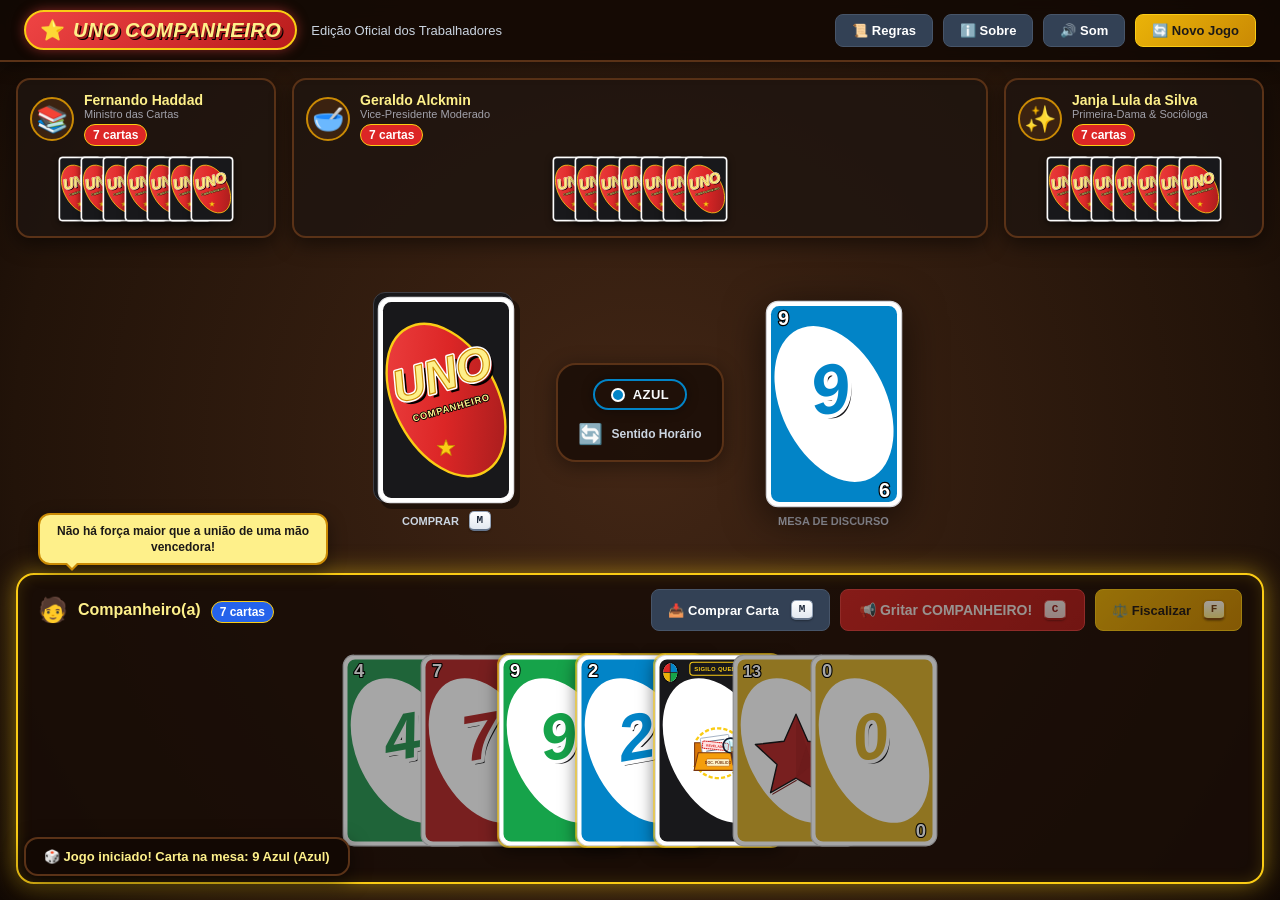
<file: index.html>
<!DOCTYPE html>
<html lang="pt-BR">
<head>
  <meta charset="UTF-8">
  <meta name="viewport" content="width=device-width, initial-scale=1.0">
  <script>
    // Redireciona dispositivos móveis para a versão mobile (use ?desktop para forçar esta versão)
    (function () {
      if (/[?&]desktop\b/.test(location.search)) return;
      var ua = navigator.userAgent || '';
      var isMobileUA = /Android|iPhone|iPad|iPod|Mobile|Opera Mini|IEMobile/i.test(ua) ||
        (navigator.platform === 'MacIntel' && navigator.maxTouchPoints > 1);
      if (isMobileUA) location.replace('mobile/' + location.hash);
    })();
  </script>
  <title>UNO COMPANHEIRO - Edição Especial Lula</title>
  <link rel="stylesheet" href="css/style.css">
  <link rel="icon" href="data:image/svg+xml,<svg xmlns='http://www.w3.org/2000/svg' viewBox='0 0 100 100'><circle cx='50' cy='50' r='48' fill='%23dc2626'/><polygon points='50,15 61,38 86,38 66,54 73,78 50,64 27,78 34,54 14,38 39,38' fill='%23facc15'/></svg>">
</head>
<body>

  <!-- Top Navigation Bar -->
  <header class="game-header">
    <div class="brand-container">
      <div class="logo-badge">
        <span style="font-size: 20px;">⭐</span>
        <span class="logo-title">UNO COMPANHEIRO</span>
      </div>
      <div class="brand-subtitle">Edição Oficial dos Trabalhadores</div>
    </div>

    <div class="header-controls">
      <button id="btn-rules" class="btn" title="Ver regras e cartas especiais">📜 Regras</button>
      <button id="btn-about" class="btn" title="Sobre o projeto">ℹ️ Sobre</button>
      <button id="btn-mute" class="btn" title="Ligar / Desligar áudio">🔊 Som</button>
      <button id="btn-restart" class="btn btn-warning" title="Reiniciar partida">🔄 Novo Jogo</button>
    </div>
  </header>

  <!-- Main Game Arena -->
  <main class="table-viewport">
    
    <!-- Opponents Section (Top / Sides) -->
    <section class="opponents-row">
      
      <!-- Opponent 1: Fernando Haddad (Left) -->
      <div id="opponent-1" class="opponent-slot">
        <div class="speech-bubble">Ajustando as alíquotas do baralho!</div>
        <div class="opponent-header">
          <div class="avatar-badge">📚</div>
          <div class="opponent-info">
            <div class="opponent-name">Fernando Haddad</div>
            <div class="opponent-role">Ministro das Cartas</div>
            <div class="cards-badge">7 cartas</div>
          </div>
        </div>
        <div class="opponent-cards-fan"></div>
      </div>

      <!-- Opponent 2: Geraldo Alckmin (Top Center) -->
      <div id="opponent-2" class="opponent-slot">
        <div class="speech-bubble">Com calma e chuchu, a gente vence a mesa.</div>
        <div class="opponent-header">
          <div class="avatar-badge">🥣</div>
          <div class="opponent-info">
            <div class="opponent-name">Geraldo Alckmin</div>
            <div class="opponent-role">Vice-Presidente Moderado</div>
            <div class="cards-badge">7 cartas</div>
          </div>
        </div>
        <div class="opponent-cards-fan"></div>
      </div>

      <!-- Opponent 3: Janja (Right) -->
      <div id="opponent-3" class="opponent-slot">
        <div class="speech-bubble">Companheirismo e alegria em cada jogada!</div>
        <div class="opponent-header">
          <div class="avatar-badge">✨</div>
          <div class="opponent-info">
            <div class="opponent-name">Janja Lula da Silva</div>
            <div class="opponent-role">Primeira-Dama & Socióloga</div>
            <div class="cards-badge">7 cartas</div>
          </div>
        </div>
        <div class="opponent-cards-fan"></div>
      </div>

    </section>

    <!-- Center Board (Piles, Color, Direction) -->
    <section class="center-board">
      
      <!-- Draw Deck Pile -->
      <div id="deck-pile" class="deck-pile" title="Clique ou pressione ESPAÇO para comprar carta">
        <div class="pile-card-wrapper">
          <div class="stack-effect"></div>
          <div class="stack-layer-1"></div>
          <div class="top-deck-card"></div>
        </div>
        <span style="font-size: 11px; color: #cbd5e1; margin-top: 6px; font-weight: 600; display: inline-flex; align-items: center; justify-content: center; gap: 4px;">COMPRAR <kbd class="kbd-key">M</kbd></span>
      </div>

      <!-- Center Status: Active Color & Direction -->
      <div class="table-center-indicator">
        <div id="active-color-pill" class="active-color-pill" style="border: 2px solid #dc2626;">
          <span id="color-dot" class="color-dot" style="background-color: #dc2626;"></span>
          <span id="color-name-text">Vermelho</span>
        </div>

        <div class="direction-indicator">
          <span id="direction-arrows" class="direction-arrows">🔄</span>
          <span id="direction-text">Sentido Horário</span>
        </div>
      </div>

      <!-- Discard Pile (Top Card) -->
      <div class="discard-pile">
        <div id="discard-card" class="discard-card-wrapper">
          <!-- Rendered Discard Card SVG injected here -->
        </div>
        <span style="font-size: 11px; color: #a1a1aa; margin-top: 6px; font-weight: 600;">MESA DE DISCURSO</span>
      </div>

    </section>

    <!-- Human Player Hand (Bottom) -->
    <section id="user-hand-section" class="user-hand-section">
      <div id="user-speech-bubble" class="speech-bubble user-speech-bubble">A esperança venceu o medo!</div>
      <div class="hand-header">
        <div class="user-title">
          <span style="font-size: 24px;">🧑</span>
          <span>Companheiro(a)</span>
          <span id="user-card-count" class="cards-badge" style="background: #2563eb;">7 cartas</span>
        </div>

        <div class="hand-actions-bar">
          <button id="btn-draw-card" class="btn" title="Comprar até 1 carta por turno (Tecla M)">
            📥 Comprar Carta <kbd class="kbd-key">M</kbd>
          </button>
          <button id="btn-pass-turn" class="btn" style="display: none;" title="Passar a vez somente se não houver carta jogável (Tecla N)">
            ⏭️ Passar Vez <kbd class="kbd-key">N</kbd>
          </button>
          <button id="btn-shout-companheiro" class="btn btn-primary btn-action" title="Gritar quando tiver apenas 1 carta restante! (Tecla C)">
            📢 Gritar COMPANHEIRO! <kbd class="kbd-key">C</kbd>
          </button>
          <button id="btn-challenge-uno" class="btn btn-warning" title="Pegar adversário que esqueceu de gritar Companheiro! (Tecla F)">
            ⚖️ Fiscalizar <kbd class="kbd-key">F</kbd>
          </button>
        </div>
      </div>

      <!-- Interactive Hand Cards Fan -->
      <div id="user-cards-container" class="cards-scroll-container">
        <!-- Human cards injected here -->
      </div>
    </section>

  </main>

  <!-- Notification Toast -->
  <div id="action-toast" class="action-log-toast" style="display: none;"></div>

  <!-- MODAL: Color Picker Wheel -->
  <div id="color-picker-modal" class="modal-backdrop">
    <div class="modal-card">
      <h2 class="modal-title">ESCOLHA A NOVA COR DA MESA</h2>
      <p class="modal-desc">Como companheiro que jogou um coringa, defina a nova cor que governará as próximas rodadas:</p>
      
      <div class="color-picker-grid">
        <button class="color-choice-btn choice-red" data-color="red">🔴 Vermelho</button>
        <button class="color-choice-btn choice-blue" data-color="blue">🔵 Azul</button>
        <button class="color-choice-btn choice-yellow" data-color="yellow">🟡 Amarelo</button>
        <button class="color-choice-btn choice-green" data-color="green">🟢 Verde</button>
      </div>
    </div>
  </div>

  <!-- MODAL: FAZ O L! Quick-Time Event -->
  <div id="faz-o-l-modal" class="modal-backdrop faz-o-l-modal">
    <div class="modal-card" style="border: 3px solid #facc15;">
      <h2 class="modal-title" style="color: #fef08a; font-size: 28px;">🤟 FAZ O L! 🤟</h2>
      <p class="modal-desc" style="font-size: 15px; color: #fef08a;">
        Ação rápida! Todos os companheiros devem fazer o sinal do "L" com a mão!<br>
        <strong>O ÚLTIMO A FAZER COMPRA 2 CARTAS!</strong>
      </p>

      <div style="font-size: 18px; color: #ffffff; font-weight: 700; margin-bottom: 8px;">
        Tempo: <span id="faz-o-l-timer" style="color: #facc15; font-family: monospace; font-size: 24px;">0.000s</span>
      </div>

      <button id="btn-faz-o-l-action" class="faz-o-l-hero-btn">
        <span style="font-size: 38px;">🤟</span>
        <span>FAZ O L!</span>
        <span style="margin-top: 4px; display: inline-flex; align-items: center; gap: 4px; font-size: 11px; font-weight: normal; color: #ffffff;">
          Aperte <kbd class="kbd-key" style="min-width: 26px; height: 22px; font-size: 12px; margin-left: 0;">L</kbd>
        </span>
      </button>

      <div class="faz-o-l-ranking">
        <div style="font-weight: 700; font-size: 12px; color: #facc15; margin-bottom: 6px; text-transform: uppercase;">
          Tempo de Reação da Roda:
        </div>
        <div id="faz-o-l-ranking-list"></div>
      </div>
    </div>
  </div>

  <!-- MODAL: Sigilo Quebrado (Troca de Mão) -->
  <div id="sigilo-modal" class="modal-backdrop">
    <div class="modal-card" style="max-width: 680px;">
      <h2 class="modal-title">📂 SIGILO QUEBRADO</h2>
      <p class="modal-desc">
        Tudo transparente e às claras na mesa! Escolha um companheiro para espiar a mão completa e trocar todo o seu baralho com ele:
      </p>

      <div id="sigilo-targets-container" class="sigilo-targets-grid">
        <!-- Opponents choices injected here -->
      </div>

      <div style="text-align: left; margin: 14px 0 6px;">
        <span style="font-weight: 700; color: #fef08a; font-size: 13px;">Cartas Reveladas do Oponente:</span>
      </div>
      <div id="sigilo-spy-cards" class="spy-cards-preview">
        <!-- Face-up revealed cards -->
      </div>

      <div style="margin: 20px 0 10px;">
        <span style="font-weight: 700; color: #fef08a; font-size: 13px; display: block; margin-bottom: 8px;">
          Escolha a nova cor da mesa após a troca:
        </span>
        <div style="display: flex; justify-content: center; gap: 8px;">
          <button class="btn sigilo-color-btn" data-color="red" style="background: #dc2626; color: #fff; outline: 3px solid #fff;">Vermelho</button>
          <button class="btn sigilo-color-btn" data-color="blue" style="background: #0284c7; color: #fff;">Azul</button>
          <button class="btn sigilo-color-btn" data-color="yellow" style="background: #eab308; color: #1c1917;">Amarelo</button>
          <button class="btn sigilo-color-btn" data-color="green" style="background: #16a34a; color: #fff;">Verde</button>
        </div>
      </div>

      <button id="btn-confirm-sigilo" class="btn btn-warning btn-action" style="margin-top: 16px; width: 100%;">
        Confirmar Troca de Mão Agora!
      </button>
    </div>
  </div>

  <!-- MODAL: Regras do Jogo -->
  <div id="rules-modal" class="modal-backdrop">
    <div class="modal-card" style="max-width: 720px;">
      <h2 class="modal-title">REGRAS DO UNO COMPANHEIRO</h2>
      <p class="modal-desc">Regulamento oficial com as cartas personalizadas e efeitos:</p>
      
      <div id="rules-list-container" class="rules-scrollable">
        <!-- Rendered rules list injected here -->
      </div>

      <button class="btn btn-primary close-modal-btn" style="margin-top: 18px; width: 100%;">
        Entendido, Voltar à Mesa!
      </button>
    </div>
  </div>

  <!-- MODAL: Sobre o Projeto -->
  <div id="about-modal" class="modal-backdrop">
    <div class="modal-card" style="max-width: 540px;">
      <div style="font-size: 46px; margin-bottom: 8px;">🎴</div>
      <h2 class="modal-title" style="margin-bottom: 4px;">UNO COMPANHEIRO</h2>
      <div style="font-size: 13px; color: #fef08a; font-weight: 700; margin-bottom: 16px; text-transform: uppercase; letter-spacing: 1px;">
        Edição Especial Lula
      </div>

      <p class="modal-desc" style="font-size: 14.5px; line-height: 1.6; margin-bottom: 20px;">
        Uma versão web jogável, interativa e bem-humorada do UNO inspirada no Presidente Lula e na política brasileira contemporânea, com design fiel ao baralho físico e todas as cartas e regras personalizadas implementadas!
      </p>

      <div style="background: rgba(0, 0, 0, 0.45); border: 1px solid #5a3217; border-radius: 12px; padding: 16px; margin-bottom: 22px; font-size: 13.5px; line-height: 1.7; color: #e2e8f0; text-align: left;">
        <div style="margin-bottom: 8px; display: flex; align-items: center; gap: 8px;">
          <span style="font-size: 18px;">🤖</span>
          <span><strong>Desenvolvido com o auxílio do Gemini 3.8</strong> (Google DeepMind)</span>
        </div>
        <div style="display: flex; align-items: center; gap: 8px;">
          <span style="font-size: 18px;">💡</span>
          <span><strong>Idealizado por</strong> <a href="https://lucianosb.com.br" target="_blank" rel="noopener noreferrer" style="color: #facc15; font-weight: 700; text-decoration: underline;">@lucianosb</a></span>
        </div>
      </div>

      <button class="btn btn-primary close-modal-btn" style="width: 100%;">
        Fechar
      </button>
    </div>
  </div>

  <!-- MODAL: Fim de Jogo (Vitória) -->
  <div id="win-modal" class="modal-backdrop">
    <div class="modal-card">
      <div id="win-avatar" style="font-size: 60px; margin-bottom: 12px;">🏆</div>
      <h2 id="win-title" class="modal-title">FIM DE JOGO!</h2>
      <p id="win-text" class="modal-desc" style="font-size: 16px;"></p>

      <button id="btn-play-again" class="btn btn-warning btn-action" style="width: 100%; margin-top: 10px;">
        Jogar Outra Partida!
      </button>
    </div>
  </div>

  <!-- Scripts -->
  <script src="js/cards.js"></script>
  <script src="js/audio.js"></script>
  <script src="js/game.js"></script>
  <script src="js/app.js"></script>
</body>
</html>
</file>
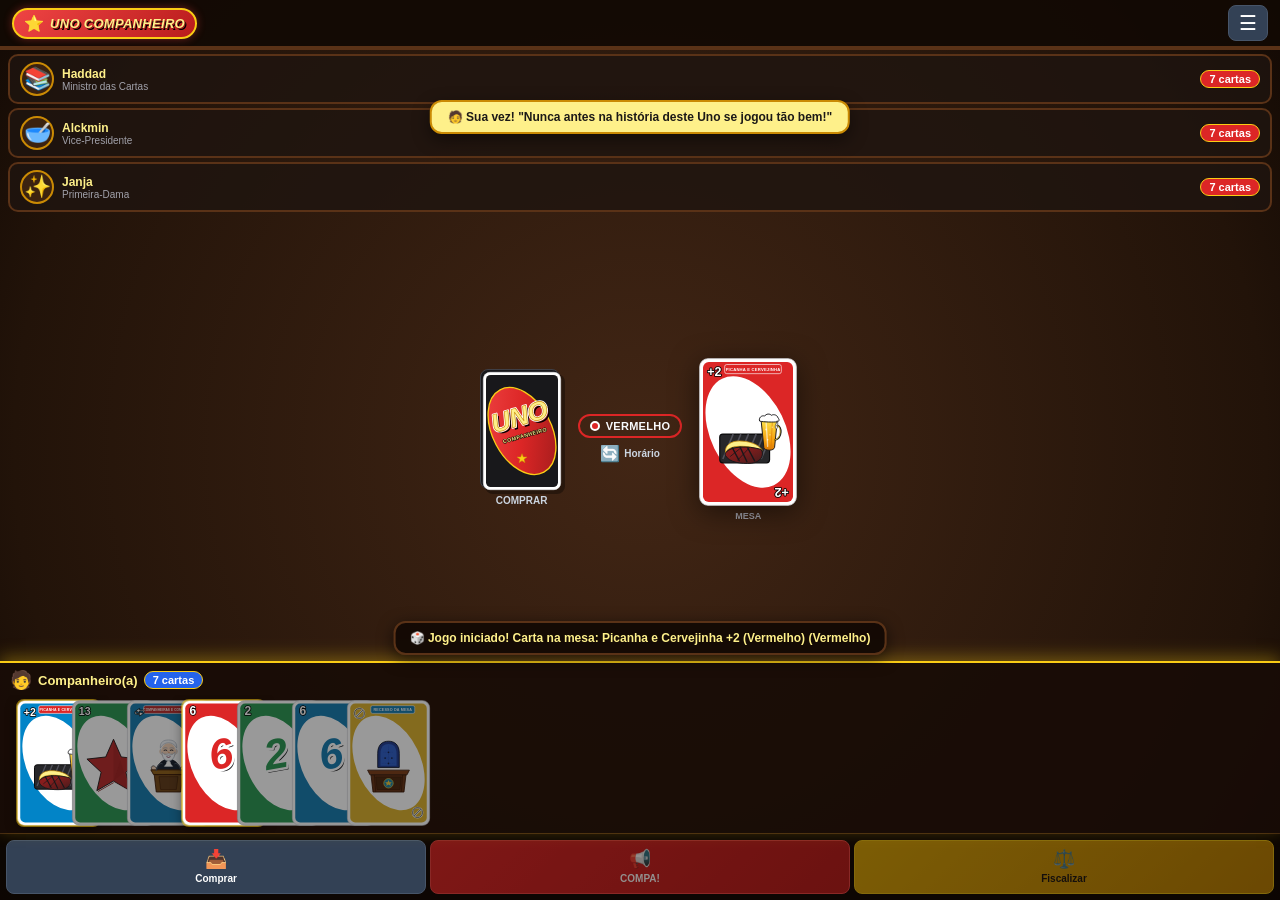
<file: mobile/index.html>
<!DOCTYPE html>
<html lang="pt-BR">
<head>
  <meta charset="UTF-8">
  <meta name="viewport" content="width=device-width, initial-scale=1.0, maximum-scale=1.0, user-scalable=no">
  <meta name="apple-mobile-web-app-capable" content="yes">
  <meta name="mobile-web-app-capable" content="yes">
  <meta name="theme-color" content="#120904">
  <meta name="apple-mobile-web-app-status-bar-style" content="black-translucent">
  <title>UNO COMPANHEIRO - Mobile</title>
  <link rel="icon" href="data:image/svg+xml,<svg xmlns='http://www.w3.org/2000/svg' viewBox='0 0 100 100'><circle cx='50' cy='50' r='48' fill='%23dc2626'/><polygon points='50,15 61,38 86,38 66,54 73,78 50,64 27,78 34,54 14,38 39,38' fill='%23facc15'/></svg>">
  <style>
/* ===== RESET & BASE ===== */
:root {
  --pt-red: #dc2626;
  --pt-red-dark: #991b1b;
  --uno-yellow: #facc15;
  --uno-yellow-dark: #ca8a04;
  --brazil-green: #16a34a;
  --brazil-blue: #0284c7;
  --wood-bg-1: #3b2210;
  --wood-bg-2: #241407;
  --table-border: #522d14;
  --safe-bottom: env(safe-area-inset-bottom, 0px);
}

* {
  box-sizing: border-box;
  margin: 0;
  padding: 0;
  user-select: none;
  -webkit-user-select: none;
  -webkit-tap-highlight-color: transparent;
}

html, body {
  font-family: -apple-system, BlinkMacSystemFont, 'Segoe UI', Roboto, sans-serif;
  background: radial-gradient(circle at center, #422615 0%, #221309 80%, #120904 100%);
  color: #f8fafc;
  min-height: 100vh;
  min-height: 100dvh;
  overflow: hidden;
  position: fixed;
  width: 100%;
  touch-action: manipulation;
}

/* Prevent double-tap zoom */
button, .player-card-item, .deck-pile {
  touch-action: manipulation;
}

/* ===== TOP BAR ===== */
.top-bar {
  background: rgba(18, 9, 4, 0.92);
  border-bottom: 2px solid #5a3217;
  padding: 8px 12px;
  display: flex;
  align-items: center;
  justify-content: space-between;
  z-index: 100;
  position: relative;
  height: 48px;
  flex-shrink: 0;
}

.logo-badge {
  background: linear-gradient(135deg, #ef4444, #b91c1c);
  padding: 4px 10px;
  border-radius: 16px;
  border: 2px solid #facc15;
  box-shadow: 0 0 8px rgba(239, 68, 68, 0.4);
  display: flex;
  align-items: center;
  gap: 6px;
}

.logo-title {
  font-family: 'Arial Black', Impact, sans-serif;
  font-size: 13px;
  font-weight: 900;
  font-style: italic;
  color: #fef08a;
  text-shadow: 1px 1px 0 #991b1b, 2px 2px 0 #000;
  letter-spacing: 0.3px;
}

.hamburger-btn {
  background: #334155;
  border: 1px solid #475569;
  border-radius: 8px;
  color: #fff;
  font-size: 20px;
  width: 40px;
  height: 36px;
  display: flex;
  align-items: center;
  justify-content: center;
  cursor: pointer;
}

.hamburger-btn:active {
  background: #475569;
  transform: scale(0.95);
}

/* Slide-down menu */
.slide-menu {
  position: absolute;
  top: 48px;
  left: 0;
  right: 0;
  background: rgba(18, 9, 4, 0.97);
  border-bottom: 2px solid #5a3217;
  padding: 0;
  z-index: 99;
  max-height: 0;
  overflow: hidden;
  transition: max-height 0.3s ease, padding 0.3s ease;
}

.slide-menu.open {
  max-height: 220px;
  padding: 10px 12px;
}

.slide-menu .menu-btn {
  display: flex;
  align-items: center;
  gap: 8px;
  width: 100%;
  background: #334155;
  color: #fff;
  border: 1px solid #475569;
  padding: 10px 14px;
  border-radius: 8px;
  font-size: 14px;
  font-weight: 600;
  cursor: pointer;
  margin-bottom: 6px;
}

.slide-menu .menu-btn:last-child { margin-bottom: 0; }

.slide-menu .menu-btn:active {
  background: #475569;
  transform: scale(0.98);
}

.slide-menu .menu-btn.btn-warning {
  background: linear-gradient(135deg, #eab308, #ca8a04);
  color: #1c1917;
  border-color: #facc15;
}

/* ===== GAME LAYOUT ===== */
.game-layout {
  display: flex;
  flex-direction: column;
  height: calc(100vh - 48px);
  height: calc(100dvh - 48px);
  overflow: hidden;
}

/* ===== OPPONENTS SECTION ===== */
.opponents-strip {
  display: flex;
  flex-direction: column;
  gap: 4px;
  padding: 6px 8px 4px;
  flex-shrink: 0;
}

.opponent-row {
  background: rgba(30, 20, 15, 0.8);
  border: 2px solid #5a3217;
  border-radius: 10px;
  padding: 6px 10px;
  display: flex;
  align-items: center;
  gap: 8px;
  transition: all 0.3s ease;
  position: relative;
}

.opponent-row.active-turn {
  border-color: #facc15;
  box-shadow: 0 0 12px rgba(250, 204, 21, 0.5), inset 0 0 8px rgba(250, 204, 21, 0.15);
}

.opp-avatar {
  font-size: 22px;
  background: #3b2210;
  width: 34px;
  height: 34px;
  border-radius: 50%;
  display: flex;
  align-items: center;
  justify-content: center;
  border: 2px solid #ca8a04;
  flex-shrink: 0;
}

.opp-info {
  flex: 1;
  min-width: 0;
}

.opp-name {
  font-weight: 700;
  font-size: 12px;
  color: #fef08a;
  white-space: nowrap;
  overflow: hidden;
  text-overflow: ellipsis;
}

.opp-role {
  font-size: 10px;
  color: #a1a1aa;
}

.cards-badge {
  background: #dc2626;
  color: #ffffff;
  font-size: 11px;
  font-weight: 800;
  padding: 2px 8px;
  border-radius: 10px;
  border: 1px solid #facc15;
  flex-shrink: 0;
  white-space: nowrap;
}

.cards-badge.danger {
  background: #ef4444;
  animation: badgePulse 1s infinite alternate;
}

@keyframes badgePulse {
  0% { box-shadow: 0 0 4px #ef4444; }
  100% { box-shadow: 0 0 12px #ef4444; }
}

/* Speech toast overlay */
.speech-toast {
  position: fixed;
  top: 100px;
  left: 50%;
  transform: translateX(-50%) translateY(-10px);
  background: #fef08a;
  color: #1c1917;
  padding: 8px 16px;
  border-radius: 12px;
  border: 2px solid #ca8a04;
  font-size: 12px;
  font-weight: 700;
  box-shadow: 0 6px 18px rgba(0, 0, 0, 0.45);
  max-width: 85vw;
  text-align: center;
  z-index: 90;
  opacity: 0;
  pointer-events: none;
  transition: opacity 0.3s ease, transform 0.3s ease;
}

.speech-toast.show {
  opacity: 1;
  transform: translateX(-50%) translateY(0);
}

/* ===== CENTER BOARD ===== */
.center-board {
  flex: 1;
  display: flex;
  align-items: center;
  justify-content: center;
  gap: 16px;
  padding: 6px 12px;
  position: relative;
  min-height: 0;
}

.deck-pile {
  display: flex;
  flex-direction: column;
  align-items: center;
  cursor: pointer;
  position: relative;
}

.deck-pile:active .pile-card-wrapper {
  transform: scale(0.96);
}

.deck-pile.disabled {
  cursor: default;
  opacity: 0.55;
  pointer-events: none;
}

.pile-card-wrapper {
  position: relative;
  width: 80px;
  height: 120px;
  transition: transform 0.15s ease;
}

.pile-card-wrapper .stack-effect {
  position: absolute;
  top: 3px;
  left: 3px;
  width: 100%;
  height: 100%;
  border-radius: 8px;
  background: #000;
  opacity: 0.35;
  z-index: -1;
}

.pile-card-wrapper .stack-layer {
  position: absolute;
  top: -2px;
  left: -2px;
  width: 100%;
  height: 100%;
  border-radius: 8px;
  background: #18181b;
  border: 1px solid #3f3f46;
  z-index: 1;
}

.pile-card-wrapper .top-card {
  position: relative;
  z-index: 2;
}

.deck-label {
  font-size: 10px;
  color: #cbd5e1;
  margin-top: 4px;
  font-weight: 600;
  text-align: center;
}

.center-info {
  display: flex;
  flex-direction: column;
  align-items: center;
  gap: 6px;
}

.active-color-pill {
  padding: 4px 10px;
  border-radius: 14px;
  font-weight: 800;
  font-size: 11px;
  letter-spacing: 0.3px;
  text-transform: uppercase;
  display: flex;
  align-items: center;
  gap: 6px;
  border: 2px solid #dc2626;
}

.color-dot {
  width: 10px;
  height: 10px;
  border-radius: 50%;
  border: 2px solid #fff;
}

.direction-indicator {
  display: flex;
  align-items: center;
  gap: 4px;
  font-size: 10px;
  color: #cbd5e1;
  font-weight: 600;
}

.direction-arrows {
  font-size: 16px;
  color: #facc15;
  display: inline-block;
  animation: rotatePulse 4s linear infinite;
}

.direction-arrows.reverse {
  animation: rotatePulseReverse 4s linear infinite;
}

@keyframes rotatePulse {
  0% { transform: rotate(0deg); }
  100% { transform: rotate(360deg); }
}

@keyframes rotatePulseReverse {
  0% { transform: rotate(360deg); }
  100% { transform: rotate(0deg); }
}

.discard-pile {
  display: flex;
  flex-direction: column;
  align-items: center;
}

.discard-card-wrapper {
  width: 100px;
  height: 150px;
  filter: drop-shadow(0 6px 14px rgba(0,0,0,0.5));
  animation: cardPlaySnap 0.3s cubic-bezier(0.175, 0.885, 0.32, 1.275);
}

@keyframes cardPlaySnap {
  0% { transform: scale(1.25) rotate(-15deg); opacity: 0.7; }
  100% { transform: scale(1) rotate(0deg); opacity: 1; }
}

.discard-label {
  font-size: 9px;
  color: #a1a1aa;
  margin-top: 4px;
  font-weight: 600;
}

/* ===== PLAYER'S HAND ===== */
.player-hand-section {
  background: rgba(24, 12, 6, 0.9);
  border-top: 2px solid #5a3217;
  padding: 6px 0 0;
  position: relative;
  flex-shrink: 0;
  z-index: 20;
  transition: border-color 0.3s ease;
}

.player-hand-section.active-turn {
  border-color: #facc15;
  box-shadow: 0 -4px 16px rgba(250, 204, 21, 0.35);
}

.hand-header {
  display: flex;
  align-items: center;
  justify-content: space-between;
  padding: 0 10px 4px;
}

.user-title {
  display: flex;
  align-items: center;
  gap: 6px;
  font-weight: 700;
  font-size: 13px;
  color: #fef08a;
}

.cards-scroll-container {
  display: flex;
  align-items: flex-end;
  min-height: 138px;
  padding: 4px 16px 6px;
  overflow-x: auto;
  overflow-y: visible;
  -webkit-overflow-scrolling: touch;
  scroll-behavior: smooth;
  scrollbar-width: none;
}

.cards-scroll-container::-webkit-scrollbar {
  display: none;
}

.player-card-item {
  width: 85px;
  height: 128px;
  margin-left: -30px;
  transition: all 0.2s cubic-bezier(0.34, 1.56, 0.64, 1);
  cursor: pointer;
  position: relative;
  transform-origin: bottom center;
  filter: drop-shadow(0 3px 6px rgba(0,0,0,0.4));
  flex-shrink: 0;
}

.player-card-item:first-child {
  margin-left: 0;
}

.player-card-item.playable {
  cursor: pointer;
}

.player-card-item.playable::after {
  content: '';
  position: absolute;
  top: 0;
  left: 0;
  right: 0;
  bottom: 0;
  border-radius: 8px;
  border: 2px solid #facc15;
  opacity: 0.5;
  pointer-events: none;
  animation: pulsePlayable 1.8s infinite;
}

.player-card-item.playable:active {
  transform: translateY(-12px) scale(1.06);
  z-index: 50 !important;
  filter: drop-shadow(0 8px 16px rgba(250, 204, 21, 0.6));
}

.player-card-item.not-playable {
  filter: brightness(0.6) grayscale(25%);
  cursor: not-allowed;
}

@keyframes pulsePlayable {
  0% { opacity: 0.3; box-shadow: 0 0 2px #facc15; }
  50% { opacity: 0.8; box-shadow: 0 0 8px #facc15; }
  100% { opacity: 0.3; box-shadow: 0 0 2px #facc15; }
}

/* ===== ACTION BUTTONS BAR ===== */
.action-bar {
  display: flex;
  gap: 4px;
  padding: 6px 6px calc(6px + var(--safe-bottom));
  background: rgba(12, 6, 3, 0.95);
  border-top: 1px solid #3b2210;
  flex-shrink: 0;
}

.action-bar .act-btn {
  flex: 1;
  background: #334155;
  color: #fff;
  border: 1px solid #475569;
  padding: 8px 4px;
  border-radius: 8px;
  font-size: 10px;
  font-weight: 700;
  cursor: pointer;
  display: flex;
  flex-direction: column;
  align-items: center;
  gap: 2px;
  transition: all 0.15s ease;
  line-height: 1.2;
}

.action-bar .act-btn .act-icon {
  font-size: 18px;
}

.action-bar .act-btn:active {
  transform: scale(0.94);
  background: #475569;
}

.action-bar .act-btn:disabled {
  cursor: not-allowed;
  opacity: 0.55;
}

.action-bar .act-btn.btn-primary {
  background: linear-gradient(135deg, #dc2626, #b91c1c);
  border-color: #ef4444;
}

.action-bar .act-btn.btn-primary:active {
  background: linear-gradient(135deg, #ef4444, #dc2626);
}

.action-bar .act-btn.btn-warning {
  background: linear-gradient(135deg, #eab308, #ca8a04);
  color: #1c1917;
  border-color: #facc15;
}

.action-bar .act-btn.btn-warning:active {
  background: linear-gradient(135deg, #facc15, #eab308);
}

.action-bar .act-btn.hidden {
  display: none;
}

/* ===== TOAST NOTIFICATION ===== */
.action-toast {
  position: fixed;
  position: absolute; bottom: calc(100% + 8px); width: max-content; pointer-events: none;
  left: 50%;
  transform: translateX(-50%);
  background: rgba(18, 9, 4, 0.95);
  border: 2px solid #5a3217;
  border-radius: 12px;
  padding: 8px 14px;
  font-size: 12px;
  font-weight: 600;
  color: #fef08a;
  box-shadow: 0 4px 16px rgba(0,0,0,0.6);
  z-index: 95;
  max-width: 90vw;
  text-align: center;
  animation: slideToast 0.3s ease;
  display: none;
}

@keyframes slideToast {
  0% { transform: translateX(-50%) translateY(12px); opacity: 0; }
  100% { transform: translateX(-50%) translateY(0); opacity: 1; }
}

/* ===== MODALS ===== */
.modal-backdrop {
  position: fixed;
  top: 0;
  left: 0;
  width: 100vw;
  height: 100vh;
  height: 100dvh;
  background: rgba(0, 0, 0, 0.88);
  backdrop-filter: blur(6px);
  display: flex;
  align-items: center;
  justify-content: center;
  z-index: 1000;
  opacity: 0;
  pointer-events: none;
  transition: opacity 0.25s ease;
  padding: 12px;
}

.modal-backdrop.open {
  opacity: 1;
  pointer-events: auto;
}

.modal-card {
  background: #18181b;
  border: 2px solid #5a3217;
  border-radius: 16px;
  padding: 18px 16px;
  width: 100%;
  max-width: 400px;
  max-height: 90vh;
  max-height: 90dvh;
  overflow-y: auto;
  box-shadow: 0 8px 32px rgba(0,0,0,0.8);
  transform: scale(0.92);
  transition: transform 0.25s cubic-bezier(0.34, 1.56, 0.64, 1);
  text-align: center;
  -webkit-overflow-scrolling: touch;
}

.modal-backdrop.open .modal-card {
  transform: scale(1);
}

.modal-title {
  font-family: 'Arial Black', Impact, sans-serif;
  font-size: 20px;
  color: #fef08a;
  margin-bottom: 10px;
}

.modal-desc {
  font-size: 13px;
  color: #cbd5e1;
  margin-bottom: 16px;
  line-height: 1.5;
}

/* Btn inside modals */
.btn {
  background: #334155;
  color: #ffffff;
  border: 1px solid #475569;
  padding: 10px 16px;
  border-radius: 8px;
  font-size: 14px;
  font-weight: 600;
  cursor: pointer;
  display: inline-flex;
  align-items: center;
  justify-content: center;
  gap: 6px;
  min-height: 44px;
  transition: all 0.15s ease;
}

.btn:active {
  transform: scale(0.96);
  background: #475569;
}

.btn-primary {
  background: linear-gradient(135deg, #dc2626, #b91c1c);
  border-color: #ef4444;
}

.btn-warning {
  background: linear-gradient(135deg, #eab308, #ca8a04);
  color: #1c1917;
  border-color: #facc15;
}

/* Color Picker Grid */
.color-picker-grid {
  display: grid;
  grid-template-columns: 1fr 1fr;
  gap: 12px;
  margin: 0 auto 16px;
}

.color-choice-btn {
  height: 64px;
  border-radius: 12px;
  font-family: 'Arial Black', sans-serif;
  font-size: 15px;
  color: #ffffff;
  border: 3px solid #ffffff;
  cursor: pointer;
  display: flex;
  align-items: center;
  justify-content: center;
  box-shadow: 0 3px 10px rgba(0,0,0,0.3);
  min-height: 44px;
  transition: transform 0.15s ease;
}

.color-choice-btn:active {
  transform: scale(1.05);
}

.choice-red { background: #dc2626; }
.choice-blue { background: #0284c7; }
.choice-green { background: #16a34a; }
.choice-yellow { background: #eab308; color: #1c1917; }

/* Faz o L QTE */
.faz-o-l-modal {
  background: radial-gradient(circle, #991b1b 0%, #18181b 80%) !important;
}

.faz-o-l-hero-btn {
  background: linear-gradient(135deg, #ef4444, #dc2626);
  border: 5px solid #facc15;
  border-radius: 50%;
  width: 130px;
  height: 130px;
  margin: 14px auto;
  display: flex;
  flex-direction: column;
  align-items: center;
  justify-content: center;
  font-family: 'Arial Black', Impact, sans-serif;
  font-size: 18px;
  color: #fef08a;
  cursor: pointer;
  box-shadow: 0 0 30px rgba(239, 68, 68, 0.8);
  animation: heroPulse 0.8s infinite alternate;
  min-height: 44px;
}

@keyframes heroPulse {
  0% { transform: scale(1); box-shadow: 0 0 20px rgba(239, 68, 68, 0.7); }
  100% { transform: scale(1.08); box-shadow: 0 0 40px rgba(250, 204, 21, 0.9); }
}

.faz-o-l-ranking {
  margin-top: 12px;
  background: rgba(0,0,0,0.4);
  border-radius: 10px;
  padding: 10px;
  text-align: left;
}

.ranking-item {
  display: flex;
  justify-content: space-between;
  padding: 5px 8px;
  border-bottom: 1px solid rgba(255,255,255,0.1);
  font-size: 12px;
}

.ranking-item:last-child { border-bottom: none; }

.ranking-item.slowest {
  color: #f87171;
  font-weight: 700;
  background: rgba(220, 38, 38, 0.2);
  border-radius: 6px;
}

/* Sigilo Modal */
.sigilo-targets-grid {
  display: flex;
  flex-direction: column;
  gap: 8px;
  margin: 12px 0;
}

.sigilo-target-card {
  background: #27272a;
  border: 2px solid #52525b;
  border-radius: 10px;
  padding: 10px;
  cursor: pointer;
  display: flex;
  align-items: center;
  gap: 10px;
  transition: all 0.15s ease;
  min-height: 44px;
}

.sigilo-target-card:active {
  transform: scale(0.98);
}

.sigilo-target-card.selected {
  border-color: #facc15;
  background: rgba(234, 179, 8, 0.15);
  box-shadow: 0 0 10px rgba(234, 179, 8, 0.3);
}

.spy-cards-preview {
  display: flex;
  gap: 4px;
  margin-top: 8px;
  overflow-x: auto;
  padding-bottom: 4px;
  -webkit-overflow-scrolling: touch;
}

.spy-cards-preview::-webkit-scrollbar { display: none; }

/* Sigilo color buttons */
.sigilo-color-row {
  display: flex;
  justify-content: center;
  gap: 6px;
  margin: 8px 0;
  flex-wrap: wrap;
}

.sigilo-color-btn {
  padding: 8px 12px;
  border-radius: 8px;
  font-size: 12px;
  font-weight: 700;
  cursor: pointer;
  border: 2px solid transparent;
  min-height: 44px;
  transition: all 0.15s ease;
}

.sigilo-color-btn:active { transform: scale(0.95); }
.sigilo-color-btn.selected-color { border-color: #fff; outline: 2px solid #fff; }

/* Rules Modal */
.rules-scrollable {
  max-height: 55vh;
  overflow-y: auto;
  text-align: left;
  padding-right: 4px;
  -webkit-overflow-scrolling: touch;
}

.rule-card-item {
  display: flex;
  gap: 10px;
  background: #27272a;
  padding: 10px;
  border-radius: 10px;
  margin-bottom: 8px;
  border-left: 3px solid #dc2626;
}

.rule-card-img {
  width: 50px;
  height: 75px;
  flex-shrink: 0;
}

.rule-content h4 {
  color: #fef08a;
  margin-bottom: 3px;
  font-size: 13px;
}

.rule-content p {
  font-size: 11px;
  color: #cbd5e1;
  line-height: 1.35;
}

.rule-content .rule-quote {
  font-style: italic;
  color: #94a3b8;
  font-size: 10px;
  margin-top: 3px;
}
  </style>
</head>
<body>

<!-- Top Bar -->
<header class="top-bar">
  <div class="logo-badge">
    <span style="font-size: 16px;">⭐</span>
    <span class="logo-title">UNO COMPANHEIRO</span>
  </div>
  <button id="hamburger-btn" class="hamburger-btn" aria-label="Menu">☰</button>
</header>

<!-- Slide-down Menu -->
<div id="slide-menu" class="slide-menu">
  <button id="menu-rules" class="menu-btn">📜 Regras</button>
  <button id="menu-about" class="menu-btn">ℹ️ Sobre</button>
  <button id="menu-mute" class="menu-btn">🔊 Som On</button>
  <button id="menu-restart" class="menu-btn btn-warning">🔄 Novo Jogo</button>
</div>

<!-- Game Layout -->
<main class="game-layout">

  <!-- Opponents Strip -->
  <section class="opponents-strip">
    <div id="opp-1" class="opponent-row">
      <div class="opp-avatar">📚</div>
      <div class="opp-info">
        <div class="opp-name">Haddad</div>
        <div class="opp-role">Ministro das Cartas</div>
      </div>
      <div id="opp-1-badge" class="cards-badge">7 cartas</div>
    </div>
    <div id="opp-2" class="opponent-row">
      <div class="opp-avatar">🥣</div>
      <div class="opp-info">
        <div class="opp-name">Alckmin</div>
        <div class="opp-role">Vice-Presidente</div>
      </div>
      <div id="opp-2-badge" class="cards-badge">7 cartas</div>
    </div>
    <div id="opp-3" class="opponent-row">
      <div class="opp-avatar">✨</div>
      <div class="opp-info">
        <div class="opp-name">Janja</div>
        <div class="opp-role">Primeira-Dama</div>
      </div>
      <div id="opp-3-badge" class="cards-badge">7 cartas</div>
    </div>
  </section>

  <!-- Speech Toast -->
  <div id="speech-toast" class="speech-toast"></div>

  <!-- Center Board -->
  <section class="center-board">
    <!-- Draw Deck -->
    <div id="deck-pile" class="deck-pile">
      <div class="pile-card-wrapper">
        <div class="stack-effect"></div>
        <div class="stack-layer"></div>
        <div id="top-deck-card" class="top-card"></div>
      </div>
      <span class="deck-label">COMPRAR</span>
    </div>

    <!-- Center Status -->
    <div class="center-info">
      <div id="active-color-pill" class="active-color-pill">
        <span id="color-dot" class="color-dot" style="background-color: #dc2626;"></span>
        <span id="color-name-text">Vermelho</span>
      </div>
      <div class="direction-indicator">
        <span id="direction-arrows" class="direction-arrows">🔄</span>
        <span id="direction-text">Horário</span>
      </div>
    </div>

    <!-- Discard Pile -->
    <div class="discard-pile">
      <div id="discard-card" class="discard-card-wrapper"></div>
      <span class="discard-label">MESA</span>
    </div>
  </section>

  <!-- Player Hand -->
  <section id="player-hand-section" class="player-hand-section">
    <div id="action-toast" class="action-toast"></div>
    
    <div class="hand-header">
      <div class="user-title">
        <span style="font-size: 18px;">🧑</span>
        <span>Companheiro(a)</span>
        <span id="user-card-count" class="cards-badge" style="background: #2563eb;">7 cartas</span>
      </div>
    </div>
    <div id="user-cards-container" class="cards-scroll-container"></div>
  </section>

  <!-- Action Buttons Bar -->
  <div class="action-bar">
    <button id="btn-draw" class="act-btn">
      <span class="act-icon">📥</span>
      <span>Comprar</span>
    </button>
    <button id="btn-pass" class="act-btn hidden">
      <span class="act-icon">⏭️</span>
      <span>Passar</span>
    </button>
    <button id="btn-companheiro" class="act-btn btn-primary">
      <span class="act-icon">📢</span>
      <span>COMPA!</span>
    </button>
    <button id="btn-challenge" class="act-btn btn-warning">
      <span class="act-icon">⚖️</span>
      <span>Fiscalizar</span>
    </button>
  </div>
</main>




<!-- MODAL: Color Picker -->
<div id="color-picker-modal" class="modal-backdrop">
  <div class="modal-card">
    <h2 class="modal-title">ESCOLHA A COR</h2>
    <p class="modal-desc">Defina a nova cor que governará as próximas rodadas:</p>
    <div class="color-picker-grid">
      <button class="color-choice-btn choice-red" data-color="red">🔴 Vermelho</button>
      <button class="color-choice-btn choice-blue" data-color="blue">🔵 Azul</button>
      <button class="color-choice-btn choice-yellow" data-color="yellow">🟡 Amarelo</button>
      <button class="color-choice-btn choice-green" data-color="green">🟢 Verde</button>
    </div>
  </div>
</div>

<!-- MODAL: Faz o L QTE -->
<div id="faz-o-l-modal" class="modal-backdrop faz-o-l-modal">
  <div class="modal-card" style="border: 3px solid #facc15;">
    <h2 class="modal-title" style="color: #fef08a; font-size: 24px;">🤟 FAZ O L! 🤟</h2>
    <p class="modal-desc" style="font-size: 13px; color: #fef08a;">
      Ação rápida! Todos devem fazer o sinal do "L"!<br>
      <strong>O ÚLTIMO COMPRA 2 CARTAS!</strong>
    </p>
    <div style="font-size: 16px; color: #fff; font-weight: 700; margin-bottom: 6px;">
      Tempo: <span id="faz-o-l-timer" style="color: #facc15; font-family: monospace; font-size: 20px;">0.000s</span>
    </div>
    <button id="btn-faz-o-l-action" class="faz-o-l-hero-btn">
      <span style="font-size: 32px;">🤟</span>
      <span>FAZ O L!</span>
    </button>
    <div class="faz-o-l-ranking">
      <div style="font-weight: 700; font-size: 11px; color: #facc15; margin-bottom: 4px; text-transform: uppercase;">
        Tempo de Reação:
      </div>
      <div id="faz-o-l-ranking-list"></div>
    </div>
  </div>
</div>

<!-- MODAL: Sigilo Quebrado -->
<div id="sigilo-modal" class="modal-backdrop">
  <div class="modal-card" style="text-align: left;">
    <h2 class="modal-title" style="text-align: center;">📂 SIGILO QUEBRADO</h2>
    <p class="modal-desc" style="text-align: center;">Escolha um companheiro para espiar e trocar de mão:</p>
    <div id="sigilo-targets-container" class="sigilo-targets-grid"></div>
    <div style="margin: 10px 0 4px;">
      <span style="font-weight: 700; color: #fef08a; font-size: 12px;">Cartas do Oponente:</span>
    </div>
    <div id="sigilo-spy-cards" class="spy-cards-preview"></div>
    <div style="margin: 12px 0 6px; text-align: center;">
      <span style="font-weight: 700; color: #fef08a; font-size: 12px;">Nova cor da mesa:</span>
    </div>
    <div class="sigilo-color-row">
      <button class="sigilo-color-btn selected-color" data-color="red" style="background: #dc2626; color: #fff;">Vermelho</button>
      <button class="sigilo-color-btn" data-color="blue" style="background: #0284c7; color: #fff;">Azul</button>
      <button class="sigilo-color-btn" data-color="yellow" style="background: #eab308; color: #1c1917;">Amarelo</button>
      <button class="sigilo-color-btn" data-color="green" style="background: #16a34a; color: #fff;">Verde</button>
    </div>
    <button id="btn-confirm-sigilo" class="btn btn-warning" style="margin-top: 12px; width: 100%;">
      Confirmar Troca de Mão!
    </button>
  </div>
</div>

<!-- MODAL: Rules -->
<div id="rules-modal" class="modal-backdrop">
  <div class="modal-card">
    <h2 class="modal-title">REGRAS</h2>
    <p class="modal-desc">Regulamento oficial com cartas especiais:</p>
    <div id="rules-list-container" class="rules-scrollable"></div>
    <button class="btn btn-primary close-modal-btn" style="margin-top: 12px; width: 100%;">Entendido!</button>
  </div>
</div>

<!-- MODAL: About -->
<div id="about-modal" class="modal-backdrop">
  <div class="modal-card">
    <div style="font-size: 38px; margin-bottom: 6px;">🎴</div>
    <h2 class="modal-title" style="margin-bottom: 4px;">UNO COMPANHEIRO</h2>
    <div style="font-size: 12px; color: #fef08a; font-weight: 700; margin-bottom: 12px; text-transform: uppercase; letter-spacing: 1px;">Edição Especial Lula — Mobile</div>
    <p class="modal-desc" style="font-size: 13px; line-height: 1.5;">
      Versão web jogável e interativa do UNO inspirada no Presidente Lula e na política brasileira contemporânea!
    </p>
    <div style="background: rgba(0,0,0,0.4); border: 1px solid #5a3217; border-radius: 10px; padding: 12px; margin-bottom: 14px; font-size: 12px; color: #e2e8f0; text-align: left; line-height: 1.6;">
      <div style="margin-bottom: 6px;">🤖 <strong>Desenvolvido com o auxílio do Gemini 3.8</strong> (Google DeepMind)</div>
      <div>💡 <strong>Idealizado por</strong> <a href="https://lucianosb.com.br" target="_blank" rel="noopener noreferrer" style="color: #facc15; font-weight: 700;">@lucianosb</a></div>
    </div>
    <button class="btn btn-primary close-modal-btn" style="width: 100%;">Fechar</button>
  </div>
</div>

<!-- MODAL: Win -->
<div id="win-modal" class="modal-backdrop">
  <div class="modal-card">
    <div id="win-avatar" style="font-size: 50px; margin-bottom: 8px;">🏆</div>
    <h2 id="win-title" class="modal-title">FIM DE JOGO!</h2>
    <p id="win-text" class="modal-desc" style="font-size: 14px;"></p>
    <button id="btn-play-again" class="btn btn-warning" style="width: 100%; margin-top: 8px;">Jogar Outra Partida!</button>
  </div>
</div>

<!-- ===== INLINE SCRIPTS ===== -->
<script>
/**
 * UNO COMPANHEIRO - Card Definitions and Vector SVG Generator
 * Faithfully recreating the design shown in the physical game deck.
 */

const CardColors = {
  RED: 'red',
  BLUE: 'blue',
  GREEN: 'green',
  YELLOW: 'yellow',
  WILD: 'wild'
};

const ColorHex = {
  red: '#dc2626',
  blue: '#0284c7',
  green: '#16a34a',
  yellow: '#eab308',
  wild: '#18181b'
};

const ColorNamesPt = {
  red: 'Vermelho',
  blue: 'Azul',
  green: 'Verde',
  yellow: 'Amarelo',
  wild: 'Coringa'
};

const CardTypes = {
  NUMBER: 'number',
  STAR_13: 'star_13',
  REVERSE: 'reverse',
  SKIP: 'skip',
  DRAW_TWO: 'draw_two',
  WILD_DRAW_FOUR: 'wild_draw_four',
  WILD_FAZ_O_L: 'wild_faz_o_l',
  WILD_SIGILO: 'wild_sigilo'
};

class CardRenderer {
  static renderSVG(card, options = {}) {
    const width = options.width || 240;
    const height = options.height || 360;
    const isBack = options.isBack || false;

    if (isBack) {
      return CardRenderer.renderCardBackSVG(width, height);
    }

    const colorHex = ColorHex[card.color] || ColorHex.wild;
    const cornerSymbol = CardRenderer.getCornerSymbol(card);
    const cornerSymbolBottom = CardRenderer.getCornerSymbolBottom(card);
    const centerIllustration = CardRenderer.getCenterIllustration(card);
    const headerBanner = CardRenderer.getHeaderBanner(card);

    return `
      <svg xmlns="http://www.w3.org/2000/svg" viewBox="0 0 240 360" width="${width}" height="${height}" class="uno-card-svg">
        <defs>
          <filter id="card-shadow" x="-10%" y="-10%" width="120%" height="120%">
            <feDropShadow dx="0" dy="4" stdDeviation="4" flood-color="#000000" flood-opacity="0.3"/>
          </filter>
          <filter id="inner-glow" x="-20%" y="-20%" width="140%" height="140%">
            <feGaussianBlur stdDeviation="3" result="blur" />
            <feComposite in="SourceGraphic" in2="blur" operator="over" />
          </filter>
          <linearGradient id="gold-grad" x1="0" y1="0" x2="1" y2="1">
            <stop offset="0%" stop-color="#fef08a" />
            <stop offset="50%" stop-color="#eab308" />
            <stop offset="100%" stop-color="#ca8a04" />
          </linearGradient>
          <linearGradient id="beer-grad" x1="0" y1="0" x2="0" y2="1">
            <stop offset="0%" stop-color="#fde047" />
            <stop offset="70%" stop-color="#f59e0b" />
            <stop offset="100%" stop-color="#d97706" />
          </linearGradient>
          <linearGradient id="meat-grad" x1="0" y1="0" x2="1" y2="1">
            <stop offset="0%" stop-color="#991b1b" />
            <stop offset="40%" stop-color="#7f1d1d" />
            <stop offset="80%" stop-color="#581c1c" />
            <stop offset="100%" stop-color="#450a0a" />
          </linearGradient>
        </defs>
        <rect x="4" y="4" width="232" height="352" rx="20" fill="#ffffff" stroke="#d4d4d8" stroke-width="2"/>
        <rect x="12" y="12" width="216" height="336" rx="14" fill="${colorHex}" />
        <ellipse cx="120" cy="180" rx="90" ry="142" transform="rotate(-26 120 180)" fill="#ffffff" />
        ${headerBanner}
        <g transform="translate(18, 20)">
          ${cornerSymbol}
        </g>
        <g id="center-art">
          ${centerIllustration}
        </g>
        <g transform="translate(222, 340) rotate(180)">
          ${cornerSymbolBottom}
        </g>
      </svg>
    `.trim();
  }

  static renderCardBackSVG(width = 240, height = 360) {
    return `
      <svg xmlns="http://www.w3.org/2000/svg" viewBox="0 0 240 360" width="${width}" height="${height}" class="uno-card-svg card-back">
        <defs>
          <linearGradient id="back-red-grad" x1="0" y1="0" x2="1" y2="1">
            <stop offset="0%" stop-color="#ef4444" />
            <stop offset="50%" stop-color="#dc2626" />
            <stop offset="100%" stop-color="#991b1b" />
          </linearGradient>
        </defs>
        <rect x="4" y="4" width="232" height="352" rx="20" fill="#ffffff" stroke="#e4e4e7" stroke-width="2"/>
        <rect x="12" y="12" width="216" height="336" rx="14" fill="#18181b"/>
        <ellipse cx="120" cy="180" rx="88" ry="140" transform="rotate(-28 120 180)" fill="url(#back-red-grad)" stroke="#facc15" stroke-width="4"/>
        <polygon points="120,248 124,258 135,258 126,265 129,275 120,269 111,275 114,265 105,258 116,258" fill="#facc15" stroke="#ca8a04" stroke-width="1.5" />
        <g transform="translate(120, 162) rotate(-16)">
          <text x="5" y="8" font-family="'Arial Black', Impact, sans-serif" font-size="78" font-weight="900" font-style="italic" fill="#000000" text-anchor="middle">UNO</text>
          <text x="3" y="4" font-family="'Arial Black', Impact, sans-serif" font-size="78" font-weight="900" font-style="italic" fill="#991b1b" text-anchor="middle">UNO</text>
          <text x="0" y="0" font-family="'Arial Black', Impact, sans-serif" font-size="78" font-weight="900" font-style="italic" fill="#facc15" stroke="#ffffff" stroke-width="7" stroke-linejoin="round" text-anchor="middle">UNO</text>
          <text x="0" y="0" font-family="'Arial Black', Impact, sans-serif" font-size="78" font-weight="900" font-style="italic" fill="#fef08a" stroke="#ca8a04" stroke-width="2" stroke-linejoin="round" text-anchor="middle">UNO</text>
          <text x="0" y="38" font-family="'Arial Black', Impact, sans-serif" font-size="16" font-weight="900" letter-spacing="1.5" fill="#facc15" stroke="#000000" stroke-width="3" stroke-linejoin="round" text-anchor="middle">COMPANHEIRO</text>
          <text x="0" y="38" font-family="'Arial Black', Impact, sans-serif" font-size="16" font-weight="900" letter-spacing="1.5" fill="#fef08a" text-anchor="middle">COMPANHEIRO</text>
        </g>
      </svg>
    `.trim();
  }

  static getHeaderBanner(card) {
    if (card.type === CardTypes.DRAW_TWO) {
      return `
        <g transform="translate(132, 30)">
          <rect x="-68" y="-12" width="136" height="22" rx="5" fill="#dc2626" stroke="#ffffff" stroke-width="1.5"/>
          <text font-family="'Arial Black', Impact, sans-serif" font-size="10" font-weight="900" fill="#ffffff" text-anchor="middle" y="3.5" letter-spacing="0.5">
            PICANHA E CERVEJINHA
          </text>
        </g>
      `;
    }
    if (card.type === CardTypes.REVERSE) {
      return `
        <g transform="translate(132, 30)">
          <rect x="-82" y="-12" width="164" height="22" rx="5" fill="#dc2626" stroke="#ffffff" stroke-width="1.5"/>
          <text font-family="'Arial Black', Impact, sans-serif" font-size="9" font-weight="900" fill="#ffffff" text-anchor="middle" y="3" letter-spacing="0.2">
            COMPANHEIRAS E COMPANHEIROS!
          </text>
        </g>
      `;
    }
    if (card.type === CardTypes.SKIP) {
      return `
        <g transform="translate(132, 30)">
          <rect x="-62" y="-12" width="124" height="22" rx="5" fill="#0284c7" stroke="#ffffff" stroke-width="1.5"/>
          <text font-family="'Arial Black', Impact, sans-serif" font-size="10.5" font-weight="900" fill="#ffffff" text-anchor="middle" y="3.5" letter-spacing="0.5">
            RECESSO DA MESA
          </text>
        </g>
      `;
    }
    if (card.type === CardTypes.WILD_DRAW_FOUR) {
      return `
        <g transform="translate(134, 30)">
          <rect x="-56" y="-12" width="112" height="22" rx="5" fill="#18181b" stroke="#ffffff" stroke-width="1.5"/>
          <text font-family="'Arial Black', Impact, sans-serif" font-size="10.5" font-weight="900" fill="#ffffff" text-anchor="middle" y="3.5" letter-spacing="0.5">
            BOLSA FAMÍLIA
          </text>
        </g>
      `;
    }
    if (card.type === CardTypes.WILD_FAZ_O_L) {
      return `
        <g transform="translate(134, 30)">
          <rect x="-48" y="-13" width="96" height="24" rx="6" fill="#18181b" stroke="#facc15" stroke-width="2"/>
          <text font-family="'Arial Black', Impact, sans-serif" font-size="14" font-weight="900" fill="#facc15" text-anchor="middle" y="4" letter-spacing="0.5">
            FAZ O L!
          </text>
        </g>
      `;
    }
    if (card.type === CardTypes.WILD_SIGILO) {
      return `
        <g transform="translate(132, 30)">
          <rect x="-64" y="-13" width="128" height="24" rx="6" fill="#18181b" stroke="#facc15" stroke-width="2"/>
          <text font-family="'Arial Black', Impact, sans-serif" font-size="11" font-weight="900" fill="#facc15" text-anchor="middle" y="3.5" letter-spacing="0.5">
            SIGILO QUEBRADO
          </text>
        </g>
      `;
    }
    return '';
  }

  static getCornerSymbol(card) {
    switch (card.type) {
      case CardTypes.NUMBER:
        return `
          <text x="6" y="24" font-family="'Arial Black', Impact, sans-serif" font-size="34" font-weight="900" fill="#ffffff" stroke="#000000" stroke-width="4" stroke-linejoin="round">${card.value}</text>
          <text x="6" y="24" font-family="'Arial Black', Impact, sans-serif" font-size="34" font-weight="900" fill="#ffffff">${card.value}</text>
        `;
      case CardTypes.STAR_13:
        return `
          <text x="4" y="24" font-family="'Arial Black', Impact, sans-serif" font-size="30" font-weight="900" fill="#ffffff" stroke="#000000" stroke-width="4" stroke-linejoin="round">13</text>
          <text x="4" y="24" font-family="'Arial Black', Impact, sans-serif" font-size="30" font-weight="900" fill="#ffffff">13</text>
        `;
      case CardTypes.DRAW_TWO:
        return `
          <text x="4" y="26" font-family="'Arial Black', Impact, sans-serif" font-size="30" font-weight="900" fill="#ffffff" stroke="#000000" stroke-width="4" stroke-linejoin="round">+2</text>
          <text x="4" y="26" font-family="'Arial Black', Impact, sans-serif" font-size="30" font-weight="900" fill="#ffffff">+2</text>
        `;
      case CardTypes.REVERSE:
        return `
          <g transform="translate(6, 4) scale(0.9)">
            <path d="M4,10 L16,2 L16,7 L26,7 C29,7 31,9 31,12 L31,16 L27,16 L27,12 C27,11 26,10 25,10 L16,10 L16,15 Z" fill="#ffffff" stroke="#000000" stroke-width="2"/>
            <path d="M28,18 L16,26 L16,21 L6,21 C3,21 1,19 1,16 L1,12 L5,12 L5,16 C5,17 6,18 7,18 L16,18 L16,13 Z" fill="#ffffff" stroke="#000000" stroke-width="2"/>
          </g>
        `;
      case CardTypes.SKIP:
        return `
          <g transform="translate(6, 6)">
            <circle cx="14" cy="14" r="14" fill="none" stroke="#ffffff" stroke-width="5"/>
            <circle cx="14" cy="14" r="14" fill="none" stroke="#000000" stroke-width="1.5"/>
            <line x1="4" y1="24" x2="24" y2="4" stroke="#ffffff" stroke-width="5"/>
            <line x1="4" y1="24" x2="24" y2="4" stroke="#000000" stroke-width="1.5"/>
          </g>
        `;
      case CardTypes.WILD_DRAW_FOUR:
        return `
          <text x="4" y="26" font-family="'Arial Black', Impact, sans-serif" font-size="30" font-weight="900" fill="#ffffff" stroke="#000000" stroke-width="4" stroke-linejoin="round">+4</text>
          <text x="4" y="26" font-family="'Arial Black', Impact, sans-serif" font-size="30" font-weight="900" fill="#ffffff">+4</text>
        `;
      case CardTypes.WILD_FAZ_O_L:
      case CardTypes.WILD_SIGILO:
        return CardRenderer.renderFourColorBadge(14, 16);
      default:
        return '';
    }
  }

  static getCornerSymbolBottom(card) {
    if (card.type === CardTypes.WILD_DRAW_FOUR) {
      return `
        <text x="4" y="26" font-family="'Arial Black', Impact, sans-serif" font-size="30" font-weight="900" fill="#ffffff" stroke="#000000" stroke-width="4" stroke-linejoin="round">+4</text>
        <text x="4" y="26" font-family="'Arial Black', Impact, sans-serif" font-size="30" font-weight="900" fill="#ffffff">+4</text>
      `;
    }
    if (card.type === CardTypes.WILD_FAZ_O_L || card.type === CardTypes.WILD_SIGILO) {
      return CardRenderer.renderFourColorBadge(14, 16);
    }
    return CardRenderer.getCornerSymbol(card);
  }

  static renderFourColorBadge(cx, cy) {
    return `
      <g transform="translate(${cx - 14}, ${cy - 18})">
        <ellipse cx="14" cy="18" rx="14" ry="18" fill="#ffffff" stroke="#000000" stroke-width="2"/>
        <clipPath id="oval-clip-${cx}-${cy}">
          <ellipse cx="14" cy="18" rx="13" ry="17"/>
        </clipPath>
        <g clip-path="url(#oval-clip-${cx}-${cy})">
          <rect x="0" y="0" width="14" height="18" fill="#dc2626"/>
          <rect x="14" y="0" width="14" height="18" fill="#0284c7"/>
          <rect x="0" y="18" width="14" height="18" fill="#eab308"/>
          <rect x="14" y="18" width="14" height="18" fill="#16a34a"/>
          <line x1="0" y1="18" x2="28" y2="18" stroke="#18181b" stroke-width="1.5"/>
          <line x1="14" y1="0" x2="14" y2="36" stroke="#18181b" stroke-width="1.5"/>
        </g>
      </g>
    `;
  }

  static getCenterIllustration(card) {
    switch (card.type) {
      case CardTypes.NUMBER:
        return CardRenderer.renderNumberIllustration(card.value, card.color);
      case CardTypes.STAR_13:
        return CardRenderer.renderStar13Illustration();
      case CardTypes.DRAW_TWO:
        return CardRenderer.renderPicanhaCervejaIllustration();
      case CardTypes.REVERSE:
        return CardRenderer.renderLulaDiscursoIllustration();
      case CardTypes.SKIP:
        return CardRenderer.renderRecessoMesaIllustration();
      case CardTypes.WILD_DRAW_FOUR:
        return CardRenderer.renderBolsaFamiliaIllustration();
      case CardTypes.WILD_FAZ_O_L:
        return CardRenderer.renderFazOLIllustration();
      case CardTypes.WILD_SIGILO:
        return CardRenderer.renderSigiloQuebradoIllustration();
      default:
        return '';
    }
  }

  static renderNumberIllustration(num, color) {
    const cHex = ColorHex[color] || '#dc2626';
    return `
      <g transform="translate(120, 195) rotate(-10)">
        <text x="5" y="8" font-family="'Arial Black', Impact, sans-serif" font-size="120" font-weight="900" font-style="italic" fill="#18181b" text-anchor="middle">${num}</text>
        <text x="0" y="0" font-family="'Arial Black', Impact, sans-serif" font-size="120" font-weight="900" font-style="italic" fill="${cHex}" stroke="#ffffff" stroke-width="14" stroke-linejoin="round" text-anchor="middle">${num}</text>
        <text x="0" y="0" font-family="'Arial Black', Impact, sans-serif" font-size="120" font-weight="900" font-style="italic" fill="${cHex}" text-anchor="middle">${num}</text>
      </g>
    `;
  }

  static renderStar13Illustration() {
    return `
      <g transform="translate(120, 185)">
        <polygon points="0,-72 22,-22 75,-16 35,21 47,73 0,46 -47,73 -35,21 -75,-16 -22,-22" fill="#991b1b" transform="translate(3, 4)" />
        <polygon points="0,-72 22,-22 75,-16 35,21 47,73 0,46 -47,73 -35,21 -75,-16 -22,-22" fill="#dc2626" stroke="#ffffff" stroke-width="6" stroke-linejoin="round"/>
        <polygon points="0,-72 22,-22 75,-16 35,21 47,73 0,46 -47,73 -35,21 -75,-16 -22,-22" fill="#dc2626" stroke="#18181b" stroke-width="2.5" stroke-linejoin="round"/>
        <path d="M0,-72 L0,46 L47,73 Z" fill="#b91c1c" opacity="0.4" />
        <path d="M0,46 L75,-16 L22,-22 Z" fill="#b91c1c" opacity="0.3" />
      </g>
    `;
  }

  static renderPicanhaCervejaIllustration() {
    return `
      <g transform="translate(112, 185) scale(0.92)">
        <g id="grill" transform="translate(-65, -10)">
          <rect x="0" y="10" width="130" height="75" rx="8" fill="#27272a" stroke="#09090b" stroke-width="3"/>
          <line x1="8" y1="75" x2="35" y2="10" stroke="#52525b" stroke-width="4"/>
          <line x1="28" y1="75" x2="55" y2="10" stroke="#52525b" stroke-width="4"/>
          <line x1="48" y1="75" x2="75" y2="10" stroke="#52525b" stroke-width="4"/>
          <line x1="68" y1="75" x2="95" y2="10" stroke="#52525b" stroke-width="4"/>
          <line x1="88" y1="75" x2="115" y2="10" stroke="#52525b" stroke-width="4"/>
          <line x1="108" y1="75" x2="125" y2="35" stroke="#52525b" stroke-width="4"/>
        </g>
        <g id="picanha" transform="translate(-62, -2)">
          <path d="M12,50 C10,32 25,20 48,20 C72,20 98,28 108,44 C100,42 75,32 45,34 C25,35 15,44 12,50 Z" fill="#fef08a" stroke="#ca8a04" stroke-width="2"/>
          <path d="M15,48 C28,34 68,32 105,42 C115,58 102,76 80,78 C52,80 22,76 12,58 C10,54 12,50 15,48 Z" fill="url(#meat-grad)" stroke="#18181b" stroke-width="2.5"/>
          <line x1="30" y1="38" x2="48" y2="72" stroke="#18181b" stroke-width="3.5" stroke-linecap="round"/>
          <line x1="50" y1="36" x2="68" y2="74" stroke="#18181b" stroke-width="3.5" stroke-linecap="round"/>
          <line x1="70" y1="38" x2="88" y2="72" stroke="#18181b" stroke-width="3.5" stroke-linecap="round"/>
          <line x1="44" y1="70" x2="72" y2="40" stroke="#18181b" stroke-width="2.5" stroke-linecap="round" opacity="0.8"/>
          <line x1="25" y1="60" x2="52" y2="38" stroke="#18181b" stroke-width="2.5" stroke-linecap="round" opacity="0.8"/>
        </g>
        <g id="beer-glass" transform="translate(38, -60)">
          <path d="M5,25 L12,95 C13,99 18,102 26,102 C34,102 39,99 40,95 L47,25 Z" fill="url(#beer-grad)" stroke="#18181b" stroke-width="2.5"/>
          <line x1="18" y1="30" x2="22" y2="92" stroke="#ffffff" stroke-width="3.5" opacity="0.6" stroke-linecap="round"/>
          <line x1="34" y1="30" x2="31" y2="92" stroke="#d97706" stroke-width="2.5" opacity="0.6"/>
          <circle cx="22" cy="75" r="2" fill="#ffffff" opacity="0.7"/>
          <circle cx="28" cy="62" r="1.5" fill="#ffffff" opacity="0.8"/>
          <circle cx="18" cy="48" r="2.5" fill="#ffffff" opacity="0.6"/>
          <circle cx="34" cy="42" r="1.5" fill="#ffffff" opacity="0.7"/>
          <path d="M1,26 C-2,18 6,10 14,13 C18,7 27,6 32,11 C38,7 48,11 49,18 C54,22 51,28 47,28 C40,29 10,29 1,26 Z" fill="#ffffff" stroke="#18181b" stroke-width="2.5"/>
          <path d="M47,25 C50,34 48,42 46,46 C44,48 41,45 42,38 Z" fill="#ffffff" stroke="#18181b" stroke-width="1.5"/>
          <path d="M47,38 C60,40 60,70 42,75" fill="none" stroke="#18181b" stroke-width="4.5" stroke-linecap="round"/>
          <path d="M47,38 C58,40 58,70 42,75" fill="none" stroke="#fde047" stroke-width="2" stroke-linecap="round"/>
        </g>
      </g>
    `;
  }

  static renderLulaDiscursoIllustration() {
    return `
      <g transform="translate(120, 185) scale(0.96)">
        <g id="lula-speaker" transform="translate(0, -45)">
          <path d="M-40,65 Q-25,28 0,28 Q25,28 40,65 Z" fill="#1e293b" stroke="#0f172a" stroke-width="2"/>
          <polygon points="0,28 -12,50 12,50" fill="#ffffff" stroke="#cbd5e1" stroke-width="1.5"/>
          <rect x="-10" y="16" width="20" height="15" fill="#fcd2b0"/>
          <ellipse cx="0" cy="6" rx="22" ry="24" fill="#fcd2b0"/>
          <ellipse cx="-23" cy="6" rx="4" ry="7" fill="#fcd2b0"/>
          <ellipse cx="23" cy="6" rx="4" ry="7" fill="#fcd2b0"/>
          <path d="M-24,-4 C-26,-22 -14,-28 0,-28 C14,-28 26,-22 24,-4 C21,-12 10,-20 0,-20 C-10,-20 -21,-12 -24,-4 Z" fill="#f1f5f9" stroke="#94a3b8" stroke-width="1.5"/>
          <path d="M-23,-2 C-26,6 -23,14 -19,16" stroke="#cbd5e1" stroke-width="2.5" fill="none"/>
          <path d="M23,-2 C26,6 23,14 19,16" stroke="#cbd5e1" stroke-width="2.5" fill="none"/>
          <path d="M-19,8 C-18,28 -10,33 0,33 C10,33 18,28 19,8 C14,14 6,17 0,17 C-6,17 -14,14 -19,8 Z" fill="#f8fafc" stroke="#94a3b8" stroke-width="1.5"/>
          <path d="M-12,14 Q0,10 12,14 Q0,18 -12,14 Z" fill="#ffffff" stroke="#94a3b8" stroke-width="1"/>
          <path d="M-6,21 Q0,26 6,21" stroke="#881337" stroke-width="2" fill="none"/>
          <path d="M-14,3 Q-9,0 -4,3" stroke="#0f172a" stroke-width="2.5" fill="none"/>
          <path d="M4,3 Q9,0 14,3" stroke="#0f172a" stroke-width="2.5" fill="none"/>
          <path d="M-16,-3 Q-10,-7 -3,-4" stroke="#94a3b8" stroke-width="2" fill="none"/>
          <path d="M3,-4 Q10,-7 16,-3" stroke="#94a3b8" stroke-width="2" fill="none"/>
          <path d="M-2,6 Q0,10 3,9" stroke="#ea580c" stroke-width="1.5" fill="none"/>
        </g>
        <g id="hands" transform="translate(0, -5)">
          <ellipse cx="-42" cy="18" rx="7" ry="11" transform="rotate(-30 -42 18)" fill="#fcd2b0" stroke="#0f172a" stroke-width="1.5"/>
          <ellipse cx="42" cy="18" rx="7" ry="11" transform="rotate(30 42 18)" fill="#fcd2b0" stroke="#0f172a" stroke-width="1.5"/>
        </g>
        <g id="podium" transform="translate(0, 15)">
          <polygon points="-52,0 52,0 44,14 -44,14" fill="#a16207" stroke="#451a03" stroke-width="2.5"/>
          <polygon points="-42,14 42,14 36,65 -36,65" fill="#854d0e" stroke="#451a03" stroke-width="2.5"/>
          <polygon points="-28,20 28,20 23,58 -23,58" fill="#713f12" stroke="#451a03" stroke-width="1.5"/>
          <g id="microphones">
            <path d="M-36,2 Q-32,-22 -16,-18" fill="none" stroke="#475569" stroke-width="3" stroke-linecap="round"/>
            <rect x="-17" y="-23" width="9" height="6" rx="2" transform="rotate(20 -13 -20)" fill="#1e293b" stroke="#0f172a" stroke-width="1.5"/>
            <path d="M36,2 Q32,-22 16,-18" fill="none" stroke="#475569" stroke-width="3" stroke-linecap="round"/>
            <rect x="8" y="-23" width="9" height="6" rx="2" transform="rotate(-20 13 -20)" fill="#1e293b" stroke="#0f172a" stroke-width="1.5"/>
          </g>
        </g>
      </g>
    `;
  }

  static renderRecessoMesaIllustration() {
    return `
      <g transform="translate(120, 185) scale(0.95)">
        <g id="blue-chair" transform="translate(0, -42)">
          <path d="M-32,50 L-32,8 C-32,-18 -18,-28 0,-28 C18,-28 32,-18 32,8 L32,50 Z" fill="#1e40af" stroke="#0f172a" stroke-width="2.5"/>
          <path d="M-24,45 L-24,10 C-24,-12 -14,-20 0,-20 C14,-20 24,-12 24,10 L24,45 Z" fill="#2563eb"/>
          <line x1="-15" y1="5" x2="15" y2="5" stroke="#1d4ed8" stroke-width="1.5" stroke-dasharray="3,2"/>
          <line x1="-18" y1="22" x2="18" y2="22" stroke="#1d4ed8" stroke-width="1.5" stroke-dasharray="3,2"/>
          <line x1="-20" y1="38" x2="20" y2="38" stroke="#1d4ed8" stroke-width="1.5" stroke-dasharray="3,2"/>
          <line x1="0" y1="-15" x2="0" y2="45" stroke="#1d4ed8" stroke-width="1.5" stroke-dasharray="3,2"/>
          <circle cx="0" cy="5" r="2.5" fill="#172554"/>
          <circle cx="-10" cy="22" r="2.5" fill="#172554"/>
          <circle cx="10" cy="22" r="2.5" fill="#172554"/>
          <circle cx="0" cy="38" r="2.5" fill="#172554"/>
        </g>
        <g id="desk" transform="translate(0, 16)">
          <polygon points="-62,0 62,0 55,14 -55,14" fill="#92400e" stroke="#451a03" stroke-width="2.5"/>
          <polygon points="-52,14 52,14 46,65 -46,65" fill="#78350f" stroke="#451a03" stroke-width="2.5"/>
          <polygon points="-38,20 38,20 34,58 -34,58" fill="#5c2b09" stroke="#451a03" stroke-width="1.5"/>
          <g transform="translate(0, 39)">
            <circle cx="0" cy="0" r="14" fill="#0284c7" stroke="#facc15" stroke-width="2"/>
            <polygon points="0,-10 3,-3 10,-3 5,2 7,8 0,4 -7,8 -5,2 -10,-3 -3,-3" fill="#facc15"/>
            <circle cx="0" cy="0" r="11" fill="none" stroke="#22c55e" stroke-width="1.5" stroke-dasharray="2,2"/>
          </g>
          <line x1="-42" y1="14" x2="-38" y2="65" stroke="#451a03" stroke-width="2"/>
          <line x1="42" y1="14" x2="38" y2="65" stroke="#451a03" stroke-width="2"/>
        </g>
      </g>
    `;
  }

  static renderBolsaFamiliaIllustration() {
    return `
      <g transform="translate(120, 185) scale(0.95)">
        <g transform="translate(-48, -48)">
          <rect x="0" y="0" width="46" height="46" rx="8" fill="#0284c7" stroke="#0f172a" stroke-width="2"/>
          <circle cx="23" cy="18" r="8" fill="#fcd2b0"/>
          <path d="M15,14 C15,8 31,8 31,14 Z" fill="#1e293b"/>
          <path d="M10,40 C10,30 36,30 36,40 Z" fill="#1e293b"/>
        </g>
        <g transform="translate(2, -48)">
          <rect x="0" y="0" width="46" height="46" rx="8" fill="#eab308" stroke="#0f172a" stroke-width="2"/>
          <circle cx="20" cy="20" r="7" fill="#fcd2b0"/>
          <path d="M14,17 C14,10 26,10 26,17 Z" fill="#713f12"/>
          <path d="M9,42 C9,34 31,34 31,42 Z" fill="#15803d"/>
          <line x1="28" y1="34" x2="38" y2="20" stroke="#fcd2b0" stroke-width="3.5" stroke-linecap="round"/>
          <circle cx="39" cy="19" r="3" fill="#fcd2b0"/>
        </g>
        <g transform="translate(-48, 2)">
          <rect x="0" y="0" width="46" height="46" rx="8" fill="#f97316" stroke="#0f172a" stroke-width="2"/>
          <circle cx="23" cy="18" r="8" fill="#fcd2b0"/>
          <path d="M13,20 C13,10 33,10 33,20 C34,28 31,32 30,34 L16,34 C15,32 12,28 13,20 Z" fill="#1e293b"/>
          <path d="M10,44 C10,34 36,34 36,44 Z" fill="#0284c7"/>
        </g>
        <g transform="translate(2, 2)">
          <rect x="0" y="0" width="46" height="46" rx="8" fill="#dc2626" stroke="#0f172a" stroke-width="2"/>
          <circle cx="20" cy="18" r="8" fill="#fcd2b0"/>
          <path d="M13,15 C13,8 27,8 27,15" stroke="#f1f5f9" stroke-width="3" fill="none"/>
          <path d="M16,21 C18,24 22,24 24,21" stroke="#f1f5f9" stroke-width="2" fill="none"/>
          <path d="M8,44 C8,34 32,34 32,44 Z" fill="#b91c1c"/>
          <circle cx="33" cy="30" r="5" fill="#fcd2b0"/>
          <path d="M28,42 C28,37 38,37 38,42 Z" fill="#eab308"/>
        </g>
      </g>
    `;
  }

  static renderFazOLIllustration() {
    return `
      <g transform="translate(120, 185) scale(0.96)">
        <g id="flag-circle">
          <circle cx="0" cy="0" r="66" fill="#18181b" stroke="#facc15" stroke-width="6"/>
          <clipPath id="circle-clip-l">
            <circle cx="0" cy="0" r="63"/>
          </clipPath>
          <g clip-path="url(#circle-clip-l)">
            <rect x="-70" y="-70" width="140" height="45" fill="#16a34a"/>
            <rect x="-70" y="-25" width="140" height="35" fill="#eab308"/>
            <rect x="0" y="10" width="70" height="60" fill="#0284c7"/>
            <rect x="-70" y="10" width="70" height="60" fill="#dc2626"/>
            <path d="M-70,0 Q0,-15 70,5 Q0,5 -70,0" fill="#ffffff" opacity="0.9"/>
          </g>
        </g>
        <g id="lula-faz-l" transform="translate(0, 8)">
          <path d="M-42,55 Q-25,24 0,24 Q25,24 42,55 Z" fill="#1e293b" stroke="#0f172a" stroke-width="2"/>
          <polygon points="0,24 -14,46 14,46" fill="#ffffff" stroke="#cbd5e1" stroke-width="1"/>
          <rect x="-10" y="14" width="20" height="15" fill="#fcd2b0"/>
          <ellipse cx="6" cy="3" rx="23" ry="25" fill="#fcd2b0"/>
          <ellipse cx="29" cy="3" rx="4" ry="7" fill="#fcd2b0"/>
          <path d="M-18,-8 C-18,-24 -3,-30 11,-28 C25,-26 31,-16 29,3 C26,-6 18,-15 6,-15 C-6,-15 -14,-7 -18,-8 Z" fill="#f8fafc" stroke="#94a3b8" stroke-width="1.5"/>
          <path d="M-11,8 C-10,26 -2,32 8,32 C18,32 25,26 26,8 C21,14 13,17 7,17 C1,17 -7,14 -11,8 Z" fill="#f8fafc" stroke="#94a3b8" stroke-width="1.5"/>
          <path d="M-5,14 Q6,10 17,14 Q6,18 -5,14 Z" fill="#ffffff" stroke="#94a3b8" stroke-width="1"/>
          <path d="M0,20 Q7,27 15,20" stroke="#881337" stroke-width="2" fill="none"/>
          <path d="M2,21 Q7,25 13,21 Z" fill="#ffffff"/>
          <path d="M-5,3 Q0,-1 5,3" stroke="#0f172a" stroke-width="2.5" fill="none"/>
          <path d="M12,3 Q17,-1 22,3" stroke="#0f172a" stroke-width="2.5" fill="none"/>
          <path d="M-6,-3 Q0,-6 6,-3" stroke="#94a3b8" stroke-width="2" fill="none"/>
          <path d="M11,-3 Q17,-6 23,-3" stroke="#94a3b8" stroke-width="2" fill="none"/>
          <path d="M4,4 Q7,9 10,8" stroke="#ea580c" stroke-width="1.5" fill="none"/>
          <g id="l-hand" transform="translate(-24, 0)">
            <ellipse cx="2" cy="18" rx="10" ry="11" fill="#fcd2b0" stroke="#0f172a" stroke-width="2"/>
            <path d="M-2,14 Q7,14 7,20 Q7,24 -2,24" fill="#fcd2b0" stroke="#0f172a" stroke-width="1.5"/>
            <path d="M-2,18 Q7,18 7,24 Q7,28 -2,28" fill="#fcd2b0" stroke="#0f172a" stroke-width="1.5"/>
            <path d="M0,18 L-18,18 C-22,18 -22,12 -18,12 L0,12 Z" fill="#fcd2b0" stroke="#0f172a" stroke-width="2"/>
            <circle cx="-19" cy="15" r="3" fill="#fcd2b0"/>
            <path d="M-1,14 L-1,-16 C-1,-20 6,-20 6,-16 L6,14 Z" fill="#fcd2b0" stroke="#0f172a" stroke-width="2"/>
            <circle cx="2.5" cy="-17" r="3.5" fill="#fcd2b0"/>
            <rect x="-4" y="24" width="15" height="12" fill="#ffffff" stroke="#cbd5e1" stroke-width="1"/>
            <rect x="-6" y="28" width="19" height="18" fill="#1e293b" stroke="#0f172a" stroke-width="1.5"/>
          </g>
        </g>
      </g>
    `;
  }

  static renderSigiloQuebradoIllustration() {
    return `
      <g transform="translate(120, 185) scale(0.96)">
        <g id="swap-arrows">
          <path d="M-42,-25 A50,50 0 0,1 42,-25" fill="none" stroke="#facc15" stroke-width="4.5" stroke-dasharray="8,4"/>
          <polygon points="48,-25 38,-33 40,-20" fill="#facc15"/>
          <path d="M42,25 A50,50 0 0,1 -42,25" fill="none" stroke="#facc15" stroke-width="4.5" stroke-dasharray="8,4"/>
          <polygon points="-48,25 -38,33 -40,20" fill="#facc15"/>
        </g>
        <g id="folder" transform="translate(0, 5)">
          <path d="M-45,25 L-45,-25 L-20,-25 L-12,-17 L45,-17 L45,25 Z" fill="#d97706" stroke="#78350f" stroke-width="2"/>
          <g transform="translate(0, -6) rotate(-8)">
            <rect x="-30" y="-32" width="55" height="48" rx="2" fill="#ffffff" stroke="#94a3b8" stroke-width="1.5"/>
            <line x1="-22" y1="-24" x2="16" y2="-24" stroke="#64748b" stroke-width="2"/>
            <line x1="-22" y1="-18" x2="10" y2="-18" stroke="#64748b" stroke-width="2"/>
            <line x1="-22" y1="-12" x2="18" y2="-12" stroke="#64748b" stroke-width="2"/>
            <line x1="-22" y1="-6" x2="4" y2="-6" stroke="#64748b" stroke-width="2"/>
            <g transform="translate(-4, -14) rotate(14)">
              <rect x="-24" y="-7" width="50" height="14" rx="2" fill="#fee2e2" stroke="#dc2626" stroke-width="2" stroke-dasharray="3,1"/>
              <text x="1" y="3" font-family="'Arial Black', sans-serif" font-size="6.5" font-weight="900" fill="#dc2626" text-anchor="middle">REVELADO</text>
            </g>
          </g>
          <path d="M-46,28 L-38,-6 L42,-6 L38,28 Z" fill="#f59e0b" stroke="#78350f" stroke-width="2"/>
          <rect x="-22" y="6" width="44" height="14" rx="2" fill="#fef3c7" stroke="#b45309" stroke-width="1"/>
          <text x="0" y="16" font-family="'Arial Black', sans-serif" font-size="7" font-weight="900" fill="#78350f" text-anchor="middle">DOC. PÚBLICO</text>
        </g>
        <g id="magnifier" transform="translate(24, -15) rotate(35)">
          <circle cx="0" cy="0" r="14" fill="#67e8f9" fill-opacity="0.3" stroke="#0f172a" stroke-width="3"/>
          <path d="M-8,-6 Q-4,-10 2,-8" stroke="#ffffff" stroke-width="2" fill="none" opacity="0.8"/>
          <line x1="11" y1="11" x2="26" y2="26" stroke="#78350f" stroke-width="6" stroke-linecap="round"/>
          <line x1="11" y1="11" x2="26" y2="26" stroke="#0f172a" stroke-width="1.5" stroke-linecap="round"/>
        </g>
      </g>
    `;
  }
}
</script>

<script>
/**
 * UNO COMPANHEIRO - Audio Manager
 * Synthesizes sound effects using Web Audio API and voice lines using SpeechSynthesis.
 */

class SoundManager {
  constructor() {
    this.ctx = null;
    this.muted = false;
    this.speechEnabled = true;
    this.initialized = false;
  }

  init() {
    if (this.initialized) return;
    try {
      const AudioContext = window.AudioContext || window.webkitAudioContext;
      if (AudioContext) {
        this.ctx = new AudioContext();
        this.initialized = true;
      }
    } catch (e) {
      console.warn('Web Audio not supported:', e);
    }
  }

  ensureContext() {
    if (!this.initialized) this.init();
    if (this.ctx && this.ctx.state === 'suspended') {
      this.ctx.resume();
    }
  }

  toggleMute() {
    this.muted = !this.muted;
    return this.muted;
  }

  playCardSnap() {
    if (this.muted) return;
    this.ensureContext();
    if (!this.ctx) return;
    const t = this.ctx.currentTime;
    const osc = this.ctx.createOscillator();
    const gain = this.ctx.createGain();
    osc.type = 'triangle';
    osc.frequency.setValueAtTime(320, t);
    osc.frequency.exponentialRampToValueAtTime(80, t + 0.08);
    gain.gain.setValueAtTime(0.25, t);
    gain.gain.exponentialRampToValueAtTime(0.001, t + 0.08);
    osc.connect(gain);
    gain.connect(this.ctx.destination);
    osc.start(t);
    osc.stop(t + 0.09);
  }

  playDrawCard() {
    if (this.muted) return;
    this.ensureContext();
    if (!this.ctx) return;
    const t = this.ctx.currentTime;
    const osc = this.ctx.createOscillator();
    const gain = this.ctx.createGain();
    osc.type = 'sine';
    osc.frequency.setValueAtTime(180, t);
    osc.frequency.exponentialRampToValueAtTime(420, t + 0.12);
    gain.gain.setValueAtTime(0.2, t);
    gain.gain.exponentialRampToValueAtTime(0.01, t + 0.12);
    osc.connect(gain);
    gain.connect(this.ctx.destination);
    osc.start(t);
    osc.stop(t + 0.13);
  }

  playReverseFanfare() {
    if (this.muted) return;
    this.ensureContext();
    if (!this.ctx) return;
    const t = this.ctx.currentTime;
    const notes = [261.6, 329.6, 392.0, 523.2];
    notes.forEach((freq, idx) => {
      const osc = this.ctx.createOscillator();
      const gain = this.ctx.createGain();
      osc.type = 'sawtooth';
      osc.frequency.setValueAtTime(freq, t + idx * 0.08);
      gain.gain.setValueAtTime(0.15, t + idx * 0.08);
      gain.gain.exponentialRampToValueAtTime(0.001, t + idx * 0.08 + 0.2);
      osc.connect(gain);
      gain.connect(this.ctx.destination);
      osc.start(t + idx * 0.08);
      osc.stop(t + idx * 0.08 + 0.22);
    });
    this.speak('Companheiras e companheiros!');
  }

  playSkipGavel() {
    if (this.muted) return;
    this.ensureContext();
    if (!this.ctx) return;
    const t = this.ctx.currentTime;
    const osc = this.ctx.createOscillator();
    const gain = this.ctx.createGain();
    osc.type = 'square';
    osc.frequency.setValueAtTime(140, t);
    osc.frequency.exponentialRampToValueAtTime(40, t + 0.18);
    gain.gain.setValueAtTime(0.4, t);
    gain.gain.exponentialRampToValueAtTime(0.001, t + 0.18);
    osc.connect(gain);
    gain.connect(this.ctx.destination);
    osc.start(t);
    osc.stop(t + 0.2);
    this.speak('Recesso da mesa!');
  }

  playDrawTwoSizzle() {
    if (this.muted) return;
    this.ensureContext();
    if (!this.ctx) return;
    const t = this.ctx.currentTime;
    const osc = this.ctx.createOscillator();
    const gain = this.ctx.createGain();
    osc.type = 'sawtooth';
    osc.frequency.setValueAtTime(440, t);
    osc.frequency.exponentialRampToValueAtTime(880, t + 0.15);
    gain.gain.setValueAtTime(0.2, t);
    gain.gain.exponentialRampToValueAtTime(0.001, t + 0.25);
    osc.connect(gain);
    gain.connect(this.ctx.destination);
    osc.start(t);
    osc.stop(t + 0.26);
    this.speak('Picanha e cervejinha!');
  }

  playDrawFourChime() {
    if (this.muted) return;
    this.ensureContext();
    if (!this.ctx) return;
    const t = this.ctx.currentTime;
    const notes = [392, 523.25, 659.25, 783.99, 1046.5];
    notes.forEach((freq, idx) => {
      const osc = this.ctx.createOscillator();
      const gain = this.ctx.createGain();
      osc.type = 'sine';
      osc.frequency.setValueAtTime(freq, t + idx * 0.07);
      gain.gain.setValueAtTime(0.2, t + idx * 0.07);
      gain.gain.exponentialRampToValueAtTime(0.001, t + idx * 0.07 + 0.3);
      osc.connect(gain);
      gain.connect(this.ctx.destination);
      osc.start(t + idx * 0.07);
      osc.stop(t + idx * 0.07 + 0.35);
    });
    this.speak('Bolsa Família!');
  }

  playFazOLAlert() {
    if (this.muted) return;
    this.ensureContext();
    if (!this.ctx) return;
    const t = this.ctx.currentTime;
    const osc = this.ctx.createOscillator();
    const gain = this.ctx.createGain();
    osc.type = 'triangle';
    osc.frequency.setValueAtTime(600, t);
    osc.frequency.linearRampToValueAtTime(900, t + 0.12);
    osc.frequency.linearRampToValueAtTime(600, t + 0.24);
    osc.frequency.linearRampToValueAtTime(1000, t + 0.36);
    gain.gain.setValueAtTime(0.3, t);
    gain.gain.exponentialRampToValueAtTime(0.01, t + 0.4);
    osc.connect(gain);
    gain.connect(this.ctx.destination);
    osc.start(t);
    osc.stop(t + 0.42);
    this.speak('Faz o L!');
  }

  playFazOLSuccess() {
    if (this.muted) return;
    this.ensureContext();
    if (!this.ctx) return;
    const t = this.ctx.currentTime;
    const notes = [523.25, 659.25, 783.99, 1046.5];
    notes.forEach((freq, idx) => {
      const osc = this.ctx.createOscillator();
      const gain = this.ctx.createGain();
      osc.type = 'triangle';
      osc.frequency.setValueAtTime(freq, t + idx * 0.06);
      gain.gain.setValueAtTime(0.25, t + idx * 0.06);
      gain.gain.exponentialRampToValueAtTime(0.001, t + idx * 0.06 + 0.2);
      osc.connect(gain);
      gain.connect(this.ctx.destination);
      osc.start(t + idx * 0.06);
      osc.stop(t + idx * 0.06 + 0.25);
    });
  }

  playFazOLFail() {
    if (this.muted) return;
    this.ensureContext();
    if (!this.ctx) return;
    const t = this.ctx.currentTime;
    const osc = this.ctx.createOscillator();
    const gain = this.ctx.createGain();
    osc.type = 'sawtooth';
    osc.frequency.setValueAtTime(220, t);
    osc.frequency.linearRampToValueAtTime(110, t + 0.35);
    gain.gain.setValueAtTime(0.35, t);
    gain.gain.exponentialRampToValueAtTime(0.001, t + 0.35);
    osc.connect(gain);
    gain.connect(this.ctx.destination);
    osc.start(t);
    osc.stop(t + 0.38);
  }

  playSigiloQuebrado() {
    if (this.muted) return;
    this.ensureContext();
    if (!this.ctx) return;
    const t = this.ctx.currentTime;
    const notes = [311.13, 370.0, 466.16, 622.25];
    notes.forEach((freq, idx) => {
      const osc = this.ctx.createOscillator();
      const gain = this.ctx.createGain();
      osc.type = 'sine';
      osc.frequency.setValueAtTime(freq, t + idx * 0.05);
      gain.gain.setValueAtTime(0.2, t + idx * 0.05);
      gain.gain.exponentialRampToValueAtTime(0.001, t + idx * 0.05 + 0.4);
      osc.connect(gain);
      gain.connect(this.ctx.destination);
      osc.start(t + idx * 0.05);
      osc.stop(t + idx * 0.05 + 0.45);
    });
    this.speak('Sigilo quebrado!');
  }

  playCompanheiroShout() {
    if (this.muted) return;
    this.ensureContext();
    if (!this.ctx) return;
    const t = this.ctx.currentTime;
    const notes = [440, 554.37, 659.25, 880];
    notes.forEach((freq, idx) => {
      const osc = this.ctx.createOscillator();
      const gain = this.ctx.createGain();
      osc.type = 'square';
      osc.frequency.setValueAtTime(freq, t + idx * 0.08);
      gain.gain.setValueAtTime(0.2, t + idx * 0.08);
      gain.gain.exponentialRampToValueAtTime(0.001, t + idx * 0.08 + 0.3);
      osc.connect(gain);
      gain.connect(this.ctx.destination);
      osc.start(t + idx * 0.08);
      osc.stop(t + idx * 0.08 + 0.35);
    });
    this.speak('Companheiro!');
  }

  playVictory(speechText = 'Vitória dos Trabalhadores!') {
    if (this.muted) return;
    this.ensureContext();
    if (!this.ctx) return;
    const t = this.ctx.currentTime;
    const melody = [
      { f: 523.25, d: 0.15 },
      { f: 523.25, d: 0.15 },
      { f: 523.25, d: 0.15 },
      { f: 659.25, d: 0.45 },
      { f: 587.33, d: 0.15 },
      { f: 659.25, d: 0.15 },
      { f: 783.99, d: 0.6 }
    ];
    let cursor = 0;
    melody.forEach((item) => {
      const osc = this.ctx.createOscillator();
      const gain = this.ctx.createGain();
      osc.type = 'triangle';
      osc.frequency.setValueAtTime(item.f, t + cursor);
      gain.gain.setValueAtTime(0.3, t + cursor);
      gain.gain.exponentialRampToValueAtTime(0.001, t + cursor + item.d);
      osc.connect(gain);
      gain.connect(this.ctx.destination);
      osc.start(t + cursor);
      osc.stop(t + cursor + item.d + 0.02);
      cursor += item.d;
    });
    this.speak(speechText);
  }

  speak(text) {
    if (this.muted || !this.speechEnabled) return;
    try {
      if ('speechSynthesis' in window) {
        window.speechSynthesis.cancel();
        const utter = new SpeechSynthesisUtterance(text);
        utter.lang = 'pt-BR';
        utter.rate = 1.05;
        utter.pitch = 1.0;
        window.speechSynthesis.speak(utter);
      }
    } catch (e) {
      // Ignore if speech is blocked
    }
  }
}

window.soundManager = new SoundManager();
</script>

<script>
/**
 * UNO COMPANHEIRO - Game Logic Engine
 * Implements standard Uno rules plus all custom cards & political satire mechanics.
 */

class UnoGame {
  constructor(options = {}) {
    this.playerCount = options.playerCount || 4;
    this.players = [];
    this.deck = [];
    this.discardPile = [];
    this.currentTurn = 0;
    this.hasDrawnThisTurn = false;
    this.direction = 1;
    this.currentColor = null;
    this.currentCard = null;
    this.isGameOver = false;
    this.winner = null;
    
    this.waitingForColorSelection = false;
    this.waitingForSigiloSelection = false;
    this.fazOLActive = false;
    this.unoShouted = {};
    this.turnHistory = [];
    this.onStateChange = options.onStateChange || (() => {});
    this.onActionLog = options.onActionLog || (() => {});
    this.onFazOLTrigger = options.onFazOLTrigger || (() => {});
    this.onSigiloTrigger = options.onSigiloTrigger || (() => {});
    this.onColorPrompt = options.onColorPrompt || (() => {});

    this.initPlayers();
  }

  initPlayers() {
    this.players = [
      {
        id: 0,
        name: 'Companheiro(a)',
        isHuman: true,
        hand: [],
        avatar: '🧑',
        quote: 'A esperança venceu o medo!',
        winQuote: 'O povo trabalhador mostrou sua força e venceu a partida!',
        quotes: [
          'A esperança venceu o medo!',
          'Trabalhadores e trabalhadoras do baralho, uni-vos!',
          'Nunca antes na história deste Uno se jogou tão bem!',
          'Companheirismo e democracia nesta mesa!',
          'Não há força maior que a união de uma mão vencedora!'
        ]
      },
      {
        id: 1,
        name: 'Fernando Haddad',
        isHuman: false,
        hand: [],
        avatar: '📚',
        quote: 'Ajustando as alíquotas do baralho!',
        winQuote: 'Contas fechadas no azul e mão zerada! Meta fiscal cumprida com sucesso!',
        quotes: [
          'Ajustando as alíquotas do baralho!',
          'Essa compra de cartas está sujeita ao imposto de importação!',
          'Déficit zero de cartas na minha mão até o final do ano!',
          'Reforma tributária nesta mesa: cartas só com nota fiscal!',
          'Taxando cada descarte com muito amor e responsabilidade fiscal!'
        ]
      },
      {
        id: 2,
        name: 'Geraldo Alckmin',
        isHuman: false,
        hand: [],
        avatar: '🥣',
        quote: 'Com calma e chuchu, a gente vence a mesa.',
        winQuote: 'Com diálogo, moderação e um bom cafezinho, chegamos lá na frente!',
        quotes: [
          'Com calma e chuchu, a gente vence a mesa.',
          'Uma aliança ampla e democrática contra a sua vitória!',
          'Como médico, receito repouso e mais duas cartas para você.',
          'Sem radicalismos, companheiro: jogada moderada e certeira.',
          'Dizem que sou insosso, mas no Uno sou pura emoção!'
        ]
      },
      {
        id: 3,
        name: 'Janja Lula da Silva',
        isHuman: false,
        hand: [],
        avatar: '✨',
        quote: 'Companheirismo e alegria em cada jogada!',
        winQuote: 'O amor venceu na mesa! Pode soltar a música que a festa da vitória começou!',
        quotes: [
          'Companheirismo e alegria em cada jogada!',
          'A Resistência e a Paris aprovaram esse descarte!',
          'Subindo a rampa do Uno com muito orgulho e elegância!',
          'Comprei a gravata do presidente e agora compro a vitória na mesa!',
          'Festival do Futuro: música boa e cartas voando na oposição!'
        ]
      }
    ];
  }

  startNewGame() {
    this.isGameOver = false;
    this.winner = null;
    this.direction = 1;
    this.turnHistory = [];
    this.unoShouted = { 0: false, 1: false, 2: false, 3: false };
    this.hasDrawnThisTurn = false;
    
    this.players.forEach(p => p.hand = []);
    
    this.buildDeck();
    this.shuffle(this.deck);

    for (let i = 0; i < 7; i++) {
      for (let p = 0; p < this.players.length; p++) {
        this.players[p].hand.push(this.drawCardFromDeck());
      }
    }

    let firstCard = this.drawCardFromDeck();
    while (firstCard.color === CardColors.WILD) {
      this.deck.push(firstCard);
      this.shuffle(this.deck);
      firstCard = this.drawCardFromDeck();
    }

    this.discardPile = [firstCard];
    this.currentCard = firstCard;
    this.currentColor = firstCard.color;
    this.currentTurn = 0;

    this.logAction(`🎲 Jogo iniciado! Carta na mesa: ${this.getCardName(firstCard)} (${ColorNamesPt[firstCard.color]})`);
    this.notifyState();
  }

  buildDeck() {
    this.deck = [];
    let idCounter = 1;
    const colors = [CardColors.RED, CardColors.BLUE, CardColors.GREEN, CardColors.YELLOW];

    colors.forEach(color => {
      this.deck.push({
        id: idCounter++,
        color,
        type: CardTypes.NUMBER,
        value: 0,
        name: `0 ${ColorNamesPt[color]}`
      });

      for (let v = 1; v <= 9; v++) {
        for (let copy = 0; copy < 2; copy++) {
          this.deck.push({
            id: idCounter++,
            color,
            type: CardTypes.NUMBER,
            value: v,
            name: `${v} ${ColorNamesPt[color]}`
          });
        }
      }

      this.deck.push({
        id: idCounter++,
        color,
        type: CardTypes.STAR_13,
        value: 13,
        name: `13 Estrela ${ColorNamesPt[color]}`
      });

      for (let copy = 0; copy < 2; copy++) {
        this.deck.push({
          id: idCounter++,
          color,
          type: CardTypes.REVERSE,
          name: `Companheiras e Companheiros! (${ColorNamesPt[color]})`,
          desc: 'Inverte o sentido do jogo.'
        });
      }

      for (let copy = 0; copy < 2; copy++) {
        this.deck.push({
          id: idCounter++,
          color,
          type: CardTypes.SKIP,
          name: `Recesso da Mesa (${ColorNamesPt[color]})`,
          desc: 'Pula a vez do próximo jogador.'
        });
      }

      for (let copy = 0; copy < 2; copy++) {
        this.deck.push({
          id: idCounter++,
          color,
          type: CardTypes.DRAW_TWO,
          value: '+2',
          name: `Picanha e Cervejinha +2 (${ColorNamesPt[color]})`,
          desc: 'O próximo jogador deve comprar 2 cartas.'
        });
      }
    });

    for (let i = 0; i < 4; i++) {
      this.deck.push({
        id: idCounter++,
        color: CardColors.WILD,
        type: CardTypes.WILD_DRAW_FOUR,
        value: '+4',
        name: 'Bolsa Família (+4)',
        desc: 'Escolhe a nova cor e faz o próximo comprar 4 cartas.'
      });
    }

    for (let i = 0; i < 4; i++) {
      this.deck.push({
        id: idCounter++,
        color: CardColors.WILD,
        type: CardTypes.WILD_FAZ_O_L,
        value: 'L',
        name: 'Faz o L! (Ação Rápida)',
        desc: 'Todos devem fazer o sinal do "L". O último compra 2 cartas.'
      });
    }

    for (let i = 0; i < 4; i++) {
      this.deck.push({
        id: idCounter++,
        color: CardColors.WILD,
        type: CardTypes.WILD_SIGILO,
        value: '📂',
        name: 'Sigilo Quebrado (Troca de Mão)',
        desc: 'Espiar e trocar de mão com um oponente.'
      });
    }
  }

  shuffle(array) {
    for (let i = array.length - 1; i > 0; i--) {
      const j = Math.floor(Math.random() * (i + 1));
      [array[i], array[j]] = [array[j], array[i]];
    }
    return array;
  }

  drawCardFromDeck() {
    if (this.deck.length === 0) {
      if (this.discardPile.length <= 1) {
        this.buildDeck();
        this.shuffle(this.deck);
      } else {
        const top = this.discardPile.pop();
        this.deck = this.shuffle(this.discardPile);
        this.discardPile = [top];
        this.logAction('🔄 Baralho de compras reembaralhado!');
      }
    }
    return this.deck.pop();
  }

  isCardPlayable(card) {
    if (!this.currentCard) return true;
    if (card.color === CardColors.WILD) return true;
    if (card.color === this.currentColor) return true;
    if (card.type === CardTypes.NUMBER && this.currentCard.type === CardTypes.NUMBER) {
      return card.value === this.currentCard.value;
    }
    if (card.type === CardTypes.STAR_13 && (this.currentCard.type === CardTypes.STAR_13 || this.currentCard.value === 13)) {
      return true;
    }
    if (card.type === this.currentCard.type && card.type !== CardTypes.NUMBER) {
      return true;
    }
    return false;
  }

  getPlayableCards(playerIndex) {
    const player = this.players[playerIndex];
    if (!player) return [];
    return player.hand.filter(card => this.isCardPlayable(card));
  }

  playCard(playerIndex, cardId, chosenColor = null) {
    if (this.isGameOver) return false;
    if (playerIndex !== this.currentTurn) return false;

    const player = this.players[playerIndex];
    const cardIdx = player.hand.findIndex(c => c.id === cardId);
    if (cardIdx === -1) return false;

    const card = player.hand[cardIdx];
    if (!this.isCardPlayable(card)) return false;

    player.hand.splice(cardIdx, 1);
    this.discardPile.push(card);
    this.currentCard = card;

    if (window.soundManager) {
      window.soundManager.playCardSnap();
    }

    this.unoShouted[playerIndex] = false;
    if (player.hand.length === 1 && !player.isHuman && Math.random() < 0.7) {
      this.unoShouted[playerIndex] = true;
      this.logAction(`📢 ${player.name} gritou: "COMPANHEIRO!"`);
      if (window.soundManager) window.soundManager.playCompanheiroShout();
    }

    if (player.hand.length === 0) {
      this.handleGameOver(player);
      return true;
    }

    this.resolveCardEffect(player, card, chosenColor);
    return true;
  }

  resolveCardEffect(player, card, chosenColor) {
    switch (card.type) {
      case CardTypes.NUMBER:
      case CardTypes.STAR_13:
        this.currentColor = card.color;
        this.logAction(`🎴 ${player.name} jogou ${this.getCardName(card)}`);
        this.advanceTurn();
        break;

      case CardTypes.REVERSE:
        this.currentColor = card.color;
        this.direction *= -1;
        this.logAction(`🔄 "Companheiras e Companheiros!" jogada por ${player.name}!`);
        if (window.soundManager) window.soundManager.playReverseFanfare();
        this.advanceTurn();
        break;

      case CardTypes.SKIP:
        this.currentColor = card.color;
        const skippedPlayer = this.getNextPlayer();
        this.logAction(`🚫 "Recesso da Mesa"! ${skippedPlayer.name} perde o turno!`);
        if (window.soundManager) window.soundManager.playSkipGavel();
        this.advanceTurn(2);
        break;

      case CardTypes.DRAW_TWO:
        this.currentColor = card.color;
        const victimDraw2 = this.getNextPlayer();
        const c1 = this.drawCardFromDeck();
        const c2 = this.drawCardFromDeck();
        victimDraw2.hand.push(c1, c2);
        if (victimDraw2.hand.length !== 1) this.unoShouted[victimDraw2.id] = false;
        this.logAction(`🥩 "Picanha e Cervejinha"! 2 cartas para ${victimDraw2.name}!`);
        if (window.soundManager) window.soundManager.playDrawTwoSizzle();
        this.advanceTurn(2);
        break;

      case CardTypes.WILD_DRAW_FOUR:
        if (player.isHuman && !chosenColor) {
          this.waitingForColorSelection = true;
          this.onColorPrompt(card, (selColor) => {
            this.waitingForColorSelection = false;
            this.completeBolsaFamilia(player, selColor);
          });
        } else {
          const selColor = chosenColor || this.selectBestColorForBot(player);
          this.completeBolsaFamilia(player, selColor);
        }
        break;

      case CardTypes.WILD_FAZ_O_L:
        if (player.isHuman && !chosenColor) {
          this.waitingForColorSelection = true;
          this.onColorPrompt(card, (selColor) => {
            this.waitingForColorSelection = false;
            this.triggerFazOL(player, selColor);
          });
        } else {
          const selColor = chosenColor || this.selectBestColorForBot(player);
          this.triggerFazOL(player, selColor);
        }
        break;

      case CardTypes.WILD_SIGILO:
        if (player.isHuman) {
          this.waitingForSigiloSelection = true;
          this.onSigiloTrigger(player, (targetPlayerIndex, selColor) => {
            this.waitingForSigiloSelection = false;
            this.executeSigiloSwap(player, targetPlayerIndex, selColor);
          });
        } else {
          const target = this.selectBestSigiloTarget(player);
          const selColor = chosenColor || this.selectBestColorForBot(player);
          this.executeSigiloSwap(player, target.id, selColor);
        }
        break;

      default:
        this.currentColor = card.color;
        this.advanceTurn();
        break;
    }
  }

  completeBolsaFamilia(player, chosenColor) {
    this.currentColor = chosenColor;
    const victim = this.getNextPlayer();
    for (let i = 0; i < 4; i++) {
      victim.hand.push(this.drawCardFromDeck());
    }
    if (victim.hand.length !== 1) this.unoShouted[victim.id] = false;
    this.logAction(`🛍️ "Bolsa Família" por ${player.name}! Cor: ${ColorNamesPt[chosenColor]}. 4 cartas para ${victim.name}!`);
    if (window.soundManager) window.soundManager.playDrawFourChime();
    this.advanceTurn(2);
  }

  triggerFazOL(player, chosenColor) {
    this.currentColor = chosenColor;
    this.fazOLActive = true;
    this.logAction(`🤟 "FAZ O L!" por ${player.name}! Cor: ${ColorNamesPt[chosenColor]}`);
    if (window.soundManager) window.soundManager.playFazOLAlert();

    this.onFazOLTrigger({
      initiator: player,
      onComplete: (slowestPlayerIndex) => {
        this.fazOLActive = false;
        const loser = this.players[slowestPlayerIndex];
        const c1 = this.drawCardFromDeck();
        const c2 = this.drawCardFromDeck();
        loser.hand.push(c1, c2);
        if (loser.hand.length !== 1) this.unoShouted[loser.id] = false;
        this.logAction(`🚨 ${loser.name} foi o mais lento e comprou 2 cartas!`);
        this.advanceTurn();
      }
    });
  }

  executeSigiloSwap(player, targetPlayerIndex, chosenColor) {
    const target = this.players[targetPlayerIndex];
    if (!target || target.id === player.id) {
      this.advanceTurn();
      return;
    }

    const tempHand = [...player.hand];
    player.hand = [...target.hand];
    target.hand = tempHand;

    this.currentColor = chosenColor || this.currentColor || CardColors.RED;
    this.logAction(`📂 "Sigilo Quebrado"! ${player.name} trocou de mão com ${target.name}!`);
    if (window.soundManager) window.soundManager.playSigiloQuebrado();

    this.unoShouted[player.id] = false;
    this.unoShouted[target.id] = false;

    this.advanceTurn();
  }

  selectBestSigiloTarget(botPlayer) {
    let bestOpponent = null;
    let minCards = 999;
    this.players.forEach(p => {
      if (p.id !== botPlayer.id) {
        if (p.hand.length < minCards) {
          minCards = p.hand.length;
          bestOpponent = p;
        }
      }
    });
    return bestOpponent || this.players[0];
  }

  selectBestColorForBot(botPlayer) {
    const counts = { [CardColors.RED]: 0, [CardColors.BLUE]: 0, [CardColors.GREEN]: 0, [CardColors.YELLOW]: 0 };
    botPlayer.hand.forEach(c => {
      if (c.color !== CardColors.WILD && counts[c.color] !== undefined) {
        counts[c.color]++;
      }
    });
    let maxC = CardColors.RED;
    let maxVal = -1;
    for (const [col, count] of Object.entries(counts)) {
      if (count > maxVal) {
        maxVal = count;
        maxC = col;
      }
    }
    return maxC;
  }

  drawCard(playerIndex) {
    if (this.isGameOver) return null;
    if (playerIndex !== this.currentTurn) return null;
    if (this.hasDrawnThisTurn) return null;

    const player = this.players[playerIndex];
    const drawn = this.drawCardFromDeck();
    this.hasDrawnThisTurn = true;
    player.hand.push(drawn);
    if (player.hand.length !== 1) this.unoShouted[playerIndex] = false;

    if (window.soundManager) window.soundManager.playDrawCard();
    this.logAction(`📥 ${player.name} comprou uma carta.`);

    this.notifyState();
    return drawn;
  }

  passTurn(playerIndex) {
    if (this.isGameOver) return;
    if (playerIndex !== this.currentTurn) return;
    if (this.getPlayableCards(playerIndex).length > 0) return;
    this.logAction(`⏭️ ${this.players[playerIndex].name} passou a vez.`);
    this.advanceTurn();
  }

  shoutCompanheiro(playerIndex) {
    const player = this.players[playerIndex];
    if (this.isGameOver || !player || player.hand.length !== 1 || this.unoShouted[playerIndex]) return false;
    this.unoShouted[playerIndex] = true;
    this.logAction(`📢 ${player.name} bradou: "COMPANHEIRO!"`);
    if (window.soundManager) window.soundManager.playCompanheiroShout();
    this.notifyState();
    return true;
  }

  challengeCompanheiro(challengerIndex, targetIndex) {
    const target = this.players[targetIndex];
    if (target.hand.length === 1 && !this.unoShouted[targetIndex]) {
      const c1 = this.drawCardFromDeck();
      const c2 = this.drawCardFromDeck();
      target.hand.push(c1, c2);
      if (target.hand.length !== 1) this.unoShouted[targetIndex] = false;
      this.logAction(`⚖️ Flagrante! ${target.name} esqueceu "COMPANHEIRO!" +2 cartas!`);
      if (window.soundManager) window.soundManager.playSkipGavel();
      this.notifyState();
      return true;
    }
    return false;
  }

  getNextPlayer(steps = 1) {
    const n = this.players.length;
    let nextIdx = (this.currentTurn + this.direction * steps) % n;
    if (nextIdx < 0) nextIdx += n;
    return this.players[nextIdx];
  }

  advanceTurn(steps = 1) {
    const n = this.players.length;
    this.currentTurn = (this.currentTurn + this.direction * steps) % n;
    if (this.currentTurn < 0) this.currentTurn += n;
    this.hasDrawnThisTurn = false;

    this.notifyState();

    if (!this.isGameOver && !this.players[this.currentTurn].isHuman) {
      setTimeout(() => this.executeBotTurn(), 2500 + Math.random() * 800);
    }
  }

  executeBotTurn() {
    if (this.isGameOver) return;
    const bot = this.players[this.currentTurn];
    if (bot.isHuman) return;

    const human = this.players[0];
    if (human.hand.length === 1 && !this.unoShouted[0]) {
      this.challengeCompanheiro(bot.id, 0);
    }

    const playable = this.getPlayableCards(bot.id);

    if (playable.length > 0) {
      let chosenCard = null;
      const nextPlayer = this.getNextPlayer();
      const nextIsThreat = nextPlayer.hand.length <= 2;

      if (nextIsThreat) {
        chosenCard = playable.find(c => c.type === CardTypes.WILD_DRAW_FOUR || c.type === CardTypes.DRAW_TWO || c.type === CardTypes.SKIP);
      }

      if (!chosenCard) {
        chosenCard = playable.find(c => c.color === this.currentColor && c.color !== CardColors.WILD);
      }

      if (!chosenCard) {
        chosenCard = playable.find(c => c.color !== CardColors.WILD);
      }

      if (!chosenCard) {
        chosenCard = playable[0];
      }

      this.playCard(bot.id, chosenCard.id);
    } else {
      const drawn = this.drawCard(bot.id);
      if (drawn && this.isCardPlayable(drawn)) {
        setTimeout(() => {
          if (this.currentTurn === bot.id) {
            this.playCard(bot.id, drawn.id);
          }
        }, 1200);
      } else {
        setTimeout(() => {
          if (this.currentTurn === bot.id) {
            this.passTurn(bot.id);
          }
        }, 1000);
      }
    }
  }

  handleGameOver(winner) {
    this.isGameOver = true;
    this.winner = winner;
    this.logAction(winner.id === 0 ? '🏆 FIM DE JOGO! Vitória dos Trabalhadores!' : `🏆 FIM DE JOGO! ${winner.name} venceu!`);
    if (window.soundManager) window.soundManager.playVictory(winner.id === 0 ? `Vitória dos Trabalhadores! ${winner.winQuote}` : winner.winQuote);
    this.notifyState();
  }

  getCardName(card) {
    if (!card) return '';
    return card.name || `${card.value} ${ColorNamesPt[card.color] || ''}`;
  }

  logAction(msg) {
    this.turnHistory.unshift({ text: msg, time: new Date().toLocaleTimeString() });
    if (this.turnHistory.length > 50) this.turnHistory.pop();
    this.onActionLog(msg);
  }

  notifyState() {
    this.onStateChange({
      players: this.players,
      currentTurn: this.currentTurn,
      hasDrawnThisTurn: this.hasDrawnThisTurn,
      currentCard: this.currentCard,
      currentColor: this.currentColor,
      direction: this.direction,
      deckCount: this.deck.length,
      discardCount: this.discardPile.length,
      isGameOver: this.isGameOver,
      winner: this.winner,
      waitingForColorSelection: this.waitingForColorSelection,
      waitingForSigiloSelection: this.waitingForSigiloSelection,
      fazOLActive: this.fazOLActive,
      unoShouted: this.unoShouted
    });
  }
}
</script>

<script>
/**
 * UNO COMPANHEIRO - Mobile Application Controller
 * Handles touch UI, rendering, modals, and QTE for mobile layout.
 */

document.addEventListener('DOMContentLoaded', () => {
  let game = null;
  let selectedWildCard = null;
  let selectedSigiloTarget = 1;
  let chosenSigiloColor = CardColors.RED;
  let pendingColorCallback = null;

  // DOM refs
  const deckPileEl = document.getElementById('deck-pile');
  const topDeckCard = document.getElementById('top-deck-card');
  const discardCardEl = document.getElementById('discard-card');
  const userCardsContainer = document.getElementById('user-cards-container');
  const userCardCountEl = document.getElementById('user-card-count');
  const activeColorPill = document.getElementById('active-color-pill');
  const colorNameText = document.getElementById('color-name-text');
  const colorDot = document.getElementById('color-dot');
  const directionArrows = document.getElementById('direction-arrows');
  const directionText = document.getElementById('direction-text');
  const speechToast = document.getElementById('speech-toast');

  // Opponent elements
  const oppRows = {
    1: document.getElementById('opp-1'),
    2: document.getElementById('opp-2'),
    3: document.getElementById('opp-3')
  };
  const oppBadges = {
    1: document.getElementById('opp-1-badge'),
    2: document.getElementById('opp-2-badge'),
    3: document.getElementById('opp-3-badge')
  };

  // Modals
  const colorModal = document.getElementById('color-picker-modal');
  const fazOLModal = document.getElementById('faz-o-l-modal');
  const sigiloModal = document.getElementById('sigilo-modal');
  const rulesModal = document.getElementById('rules-modal');
  const aboutModal = document.getElementById('about-modal');
  const winModal = document.getElementById('win-modal');

  // Buttons
  const hamburgerBtn = document.getElementById('hamburger-btn');
  const slideMenu = document.getElementById('slide-menu');
  const menuRules = document.getElementById('menu-rules');
  const menuAbout = document.getElementById('menu-about');
  const menuMute = document.getElementById('menu-mute');
  const menuRestart = document.getElementById('menu-restart');
  const btnDraw = document.getElementById('btn-draw');
  const btnPass = document.getElementById('btn-pass');
  const btnCompanheiro = document.getElementById('btn-companheiro');
  const btnChallenge = document.getElementById('btn-challenge');
  const toastNotification = document.getElementById('action-toast');

  // Faz o L
  const btnFazOL = document.getElementById('btn-faz-o-l-action');
  const fazOLTimerText = document.getElementById('faz-o-l-timer');
  const fazOLRankingList = document.getElementById('faz-o-l-ranking-list');

  function init() {
    game = new UnoGame({
      onStateChange: renderGameState,
      onActionLog: showToastNotification,
      onColorPrompt: handleColorPrompt,
      onFazOLTrigger: handleFazOLTrigger,
      onSigiloTrigger: handleSigiloTrigger
    });
    window.game = game;

    attachEventListeners();
    game.startNewGame();
    populateRulesModal();
  }

  function attachEventListeners() {
    // Hamburger menu
    hamburgerBtn.addEventListener('click', () => {
      slideMenu.classList.toggle('open');
    });

    // Close menu on any menu button click
    const closeMenu = () => slideMenu.classList.remove('open');

    menuRules.addEventListener('click', () => { closeMenu(); openModal(rulesModal); });
    menuAbout.addEventListener('click', () => { closeMenu(); openModal(aboutModal); });
    menuMute.addEventListener('click', () => {
      const isMuted = window.soundManager.toggleMute();
      menuMute.textContent = isMuted ? '🔇 Som Off' : '🔊 Som On';
      closeMenu();
    });
    menuRestart.addEventListener('click', () => {
      closeMenu();
      game.startNewGame();
    });

    // Close modal buttons
    document.querySelectorAll('.close-modal-btn').forEach(btn => {
      btn.addEventListener('click', (e) => {
        const modal = e.target.closest('.modal-backdrop');
        if (modal) closeModal(modal);
      });
    });

    // Draw card
    btnDraw.addEventListener('click', () => {
      if (game.currentTurn === 0 && !game.isGameOver) {
        game.drawCard(0);
      }
    });

    // Deck pile tap to draw
    deckPileEl.addEventListener('click', () => {
      if (game.currentTurn === 0 && !game.isGameOver) {
        game.drawCard(0);
      }
    });

    // Pass turn
    btnPass.addEventListener('click', () => {
      if (game.currentTurn === 0 && !game.isGameOver) {
        game.passTurn(0);
      }
    });

    // Shout Companheiro
    btnCompanheiro.addEventListener('click', () => {
      if (game.shoutCompanheiro(0)) {
        showSpeechToast('COMPANHEIRO! É só mais uma pra vitória!');
      }
    });

    // Challenge
    btnChallenge.addEventListener('click', () => {
      if (!game.isGameOver) {
        let challenged = false;
        [1, 2, 3].forEach(botId => {
          if (!challenged && game.players[botId].hand.length === 1 && !game.unoShouted[botId]) {
            game.challengeCompanheiro(0, botId);
            challenged = true;
          }
        });
        if (!challenged) {
          showToastNotification('Nenhum adversário pendente de fiscalização!');
        } else {
          showSpeechToast('Fiscalização atuante!');
        }
      }
    });

    // Color picker buttons
    document.querySelectorAll('.color-choice-btn').forEach(btn => {
      btn.addEventListener('click', () => {
        const color = btn.getAttribute('data-color');
        closeModal(colorModal);
        if (pendingColorCallback) {
          pendingColorCallback(color);
          pendingColorCallback = null;
        } else if (selectedWildCard) {
          game.playCard(0, selectedWildCard.id, color);
          selectedWildCard = null;
        }
      });
    });

    // Sigilo confirm
    document.getElementById('btn-confirm-sigilo').addEventListener('click', () => {
      closeModal(sigiloModal);
      if (pendingColorCallback) {
        pendingColorCallback(selectedSigiloTarget, chosenSigiloColor);
        pendingColorCallback = null;
      }
    });

    // Close menus when tapping outside
    document.addEventListener('click', (e) => {
      if (slideMenu.classList.contains('open') && !slideMenu.contains(e.target) && e.target !== hamburgerBtn) {
        slideMenu.classList.remove('open');
      }
    });
  }

  function isAnyModalOpen() {
    return document.querySelector('.modal-backdrop.open') !== null;
  }

  function openModal(modal) {
    if (modal) modal.classList.add('open');
  }

  function closeModal(modal) {
    if (modal) modal.classList.remove('open');
  }

  function showToastNotification(text) {
    if (!toastNotification) return;
    toastNotification.textContent = text;
    toastNotification.style.display = 'block';
    clearTimeout(toastNotification._timer);
    toastNotification._timer = setTimeout(() => {
      toastNotification.style.display = 'none';
    }, 3500);
  }

  function showSpeechToast(text) {
    speechToast.textContent = text;
    speechToast.classList.add('show');
    clearTimeout(speechToast._timer);
    speechToast._timer = setTimeout(() => speechToast.classList.remove('show'), 4200);
  }

  /**
   * Render the game state onto the mobile DOM
   */
  function renderGameState(state) {
    // 1. Discard Card
    if (state.currentCard) {
      discardCardEl.innerHTML = CardRenderer.renderSVG(state.currentCard, { width: 100, height: 150 });
    }

    // 2. Deck card back
    topDeckCard.innerHTML = CardRenderer.renderCardBackSVG(80, 120);

    // 3. Active Color
    const activeColor = state.currentColor || CardColors.RED;
    colorDot.style.backgroundColor = ColorHex[activeColor];
    colorNameText.textContent = ColorNamesPt[activeColor] || 'Vermelho';
    activeColorPill.style.borderColor = ColorHex[activeColor];

    // 4. Direction
    if (state.direction === 1) {
      directionArrows.classList.remove('reverse');
      directionText.textContent = 'Horário';
    } else {
      directionArrows.classList.add('reverse');
      directionText.textContent = 'Anti-Horário';
    }

    // 5. Opponents
    [1, 2, 3].forEach(id => {
      const row = oppRows[id];
      const badge = oppBadges[id];
      const player = state.players[id];
      if (!row || !player) return;

      if (state.currentTurn === id) {
        row.classList.add('active-turn');
      } else {
        row.classList.remove('active-turn');
      }

      if (player.hand.length === 1) {
        badge.textContent = '1 CARTA!';
        badge.classList.add('danger');
      } else {
        badge.textContent = `${player.hand.length} cartas`;
        badge.classList.remove('danger');
      }

      // Speech toast on turn
      if (state.currentTurn === id) {
        if (row._lastTurnId !== state.currentTurn) {
          row._lastTurnId = state.currentTurn;
          const quotes = player.quotes || [player.quote];
          const randomQuote = quotes[Math.floor(Math.random() * quotes.length)];
          showSpeechToast(`${player.avatar} ${player.name.split(' ')[0]}: "${randomQuote}"`);
        }
      } else {
        row._lastTurnId = null;
      }
    });

    // 6. Human Hand
    const user = state.players[0];
    userCardCountEl.textContent = `${user.hand.length} cartas`;
    const handSection = document.getElementById('player-hand-section');

    if (state.currentTurn === 0) {
      handSection.classList.add('active-turn');
      if (handSection._lastTurnId !== state.currentTurn) {
        handSection._lastTurnId = state.currentTurn;
        const quotes = user.quotes || [user.quote];
        const randomQuote = quotes[Math.floor(Math.random() * quotes.length)];
        showSpeechToast(`🧑 Sua vez! "${randomQuote}"`);
      }
    } else {
      handSection.classList.remove('active-turn');
      handSection._lastTurnId = null;
    }

    // Render cards in scroll container
    userCardsContainer.innerHTML = '';
    const handSize = user.hand.length;
    let overlapMargin = -30;
    if (handSize > 8) {
      overlapMargin = Math.max(-52, -30 - (handSize - 8) * 3);
    } else if (handSize < 4) {
      overlapMargin = -16;
    }

    user.hand.forEach((card, index) => {
      const cardWrapper = document.createElement('div');
      cardWrapper.className = 'player-card-item';
      cardWrapper.style.zIndex = index + 1;
      if (index > 0) {
        cardWrapper.style.marginLeft = `${overlapMargin}px`;
      }

      const isPlayable = (state.currentTurn === 0 && game.isCardPlayable(card));
      if (isPlayable) {
        cardWrapper.classList.add('playable');
      } else {
        cardWrapper.classList.add('not-playable');
      }

      cardWrapper.innerHTML = CardRenderer.renderSVG(card, { width: 85, height: 128 });

      cardWrapper.addEventListener('click', () => {
        if (!isPlayable || game.isGameOver) return;
        handleUserCardClick(card);
      });

      userCardsContainer.appendChild(cardWrapper);
    });

    // Button states
    const hasPlayableCards = game.getPlayableCards(0).length > 0;
    btnDraw.disabled = state.currentTurn !== 0 || state.hasDrawnThisTurn || state.isGameOver;
    deckPileEl.classList.toggle('disabled', btnDraw.disabled);
    if (state.currentTurn === 0 && !hasPlayableCards) {
      btnPass.classList.remove('hidden');
    } else {
      btnPass.classList.add('hidden');
    }
    btnCompanheiro.disabled = user.hand.length !== 1 || state.unoShouted[0] || state.isGameOver;

    const hasVulnerable = [1, 2, 3].some(botId => state.players[botId].hand.length === 1 && !state.unoShouted[botId]);
    btnChallenge.style.opacity = hasVulnerable ? '1' : '0.5';

    // Game Over
    if (state.isGameOver && state.winner) {
      showGameOverModal(state.winner);
    }
  }

  function handleUserCardClick(card) {
    if (card.color === CardColors.WILD) {
      if (card.type === CardTypes.WILD_SIGILO) {
        game.playCard(0, card.id);
      } else {
        selectedWildCard = card;
        openModal(colorModal);
      }
    } else {
      game.playCard(0, card.id);
    }
  }

  function handleColorPrompt(card, callback) {
    pendingColorCallback = callback;
    openModal(colorModal);
  }

  /**
   * Faz o L QTE
   */
  function handleFazOLTrigger({ initiator, onComplete }) {
    openModal(fazOLModal);
    fazOLRankingList.innerHTML = '<div style="color: #cbd5e1; text-align: center;">Aguardando...</div>';
    
    const startTime = performance.now();
    let userReacted = false;
    let userReactionTime = null;
    let timerInterval = null;

    timerInterval = setInterval(() => {
      const elapsed = ((performance.now() - startTime) / 1000).toFixed(3);
      fazOLTimerText.textContent = `${elapsed}s`;
    }, 20);

    const botTimes = {
      1: (650 + Math.random() * 700) / 1000,
      2: (850 + Math.random() * 900) / 1000,
      3: (450 + Math.random() * 650) / 1000
    };

    const reactions = [];

    const finishQTE = () => {
      clearInterval(timerInterval);
      btnFazOL.disabled = true;

      [1, 2, 3].forEach(botId => {
        reactions.push({
          id: botId,
          name: game.players[botId].name,
          time: botTimes[botId],
          isHuman: false
        });
      });

      reactions.push({
        id: 0,
        name: 'Companheiro(a)',
        time: userReactionTime || 3.0,
        isHuman: true
      });

      reactions.sort((a, b) => a.time - b.time);

      let rankingHTML = '';
      reactions.forEach((entry, idx) => {
        const isSlowest = (idx === reactions.length - 1);
        rankingHTML += `
          <div class="ranking-item ${isSlowest ? 'slowest' : ''}">
            <span>${idx + 1}º ${entry.name} ${entry.isHuman ? '👈' : ''}</span>
            <span><strong>${entry.time.toFixed(3)}s</strong> ${isSlowest ? '🚨 +2' : '✅'}</span>
          </div>
        `;
      });
      fazOLRankingList.innerHTML = rankingHTML;

      const slowest = reactions[reactions.length - 1];

      if (slowest.id === 0) {
        if (window.soundManager) window.soundManager.playFazOLFail();
      } else {
        if (window.soundManager) window.soundManager.playFazOLSuccess();
      }

      setTimeout(() => {
        closeModal(fazOLModal);
        btnFazOL.disabled = false;
        btnFazOL.innerHTML = '<span style="font-size: 32px;">🤟</span><span>FAZ O L!</span>';
        onComplete(slowest.id);
      }, 3200);
    };

    btnFazOL.onclick = () => {
      if (userReacted) return;
      userReacted = true;
      userReactionTime = (performance.now() - startTime) / 1000;
      btnFazOL.style.transform = 'scale(0.95)';
      btnFazOL.innerHTML = '<span style="font-size: 28px;">🤟</span><span style="font-size:12px">Registrado!</span>';
      setTimeout(finishQTE, 600);
    };

    setTimeout(() => {
      if (!userReacted) {
        userReactionTime = 2.5;
        finishQTE();
      }
    }, 2500);
  }

  /**
   * Sigilo Quebrado
   */
  function handleSigiloTrigger(player, callback) {
    pendingColorCallback = callback;
    selectedSigiloTarget = 1;
    chosenSigiloColor = CardColors.RED;
    openModal(sigiloModal);

    const targetsContainer = document.getElementById('sigilo-targets-container');
    const spyContainer = document.getElementById('sigilo-spy-cards');
    targetsContainer.innerHTML = '';
    spyContainer.innerHTML = '';

    // Reset color buttons
    document.querySelectorAll('.sigilo-color-btn').forEach(b => b.classList.remove('selected-color'));
    document.querySelector('.sigilo-color-btn[data-color="red"]').classList.add('selected-color');

    [1, 2, 3].forEach(botId => {
      const bot = game.players[botId];
      const cardEl = document.createElement('div');
      cardEl.className = 'sigilo-target-card';
      if (botId === selectedSigiloTarget) cardEl.classList.add('selected');

      cardEl.innerHTML = `
        <div style="font-size: 22px;">${bot.avatar}</div>
        <div style="flex: 1;">
          <div style="font-weight: 700; color: #fef08a; font-size: 13px;">${bot.name}</div>
          <div style="font-size: 11px; color: #94a3b8;">${bot.hand.length} cartas</div>
        </div>
        <div class="btn btn-warning" style="font-size: 11px; padding: 6px 10px; min-height: 36px;">Espiar</div>
      `;

      cardEl.addEventListener('click', () => {
        document.querySelectorAll('.sigilo-target-card').forEach(c => c.classList.remove('selected'));
        cardEl.classList.add('selected');
        selectedSigiloTarget = botId;

        spyContainer.innerHTML = '';
        bot.hand.forEach(c => {
          const mini = document.createElement('div');
          mini.style.width = '50px';
          mini.style.height = '75px';
          mini.style.flexShrink = '0';
          mini.innerHTML = CardRenderer.renderSVG(c, { width: 50, height: 75 });
          spyContainer.appendChild(mini);
        });
      });

      targetsContainer.appendChild(cardEl);
    });

    // Auto-select first
    const firstTarget = targetsContainer.querySelector('.sigilo-target-card');
    if (firstTarget) firstTarget.click();

    // Sigilo color buttons
    document.querySelectorAll('.sigilo-color-btn').forEach(btn => {
      btn.onclick = () => {
        document.querySelectorAll('.sigilo-color-btn').forEach(b => b.classList.remove('selected-color'));
        btn.classList.add('selected-color');
        chosenSigiloColor = btn.getAttribute('data-color');
      };
    });
  }

  function showGameOverModal(winner) {
    openModal(winModal);
    const winTitle = document.getElementById('win-title');
    const winText = document.getElementById('win-text');
    const winAvatar = document.getElementById('win-avatar');

    if (winner.id === 0) {
      winTitle.textContent = '🎉 VITÓRIA DOS TRABALHADORES!';
      winText.textContent = winner.winQuote || 'O povo trabalhador mostrou sua força e venceu a partida!';
      winAvatar.textContent = '🏆';
    } else {
      winTitle.textContent = `${winner.name.toUpperCase()} VENCEU!`;
      const winQuotes = winner.quotes || [winner.quote];
      const winQuote = winner.winQuote || winner.quote;
      winText.textContent = `"${winQuote}"`;
      winAvatar.textContent = winner.avatar;
    }

    document.getElementById('btn-play-again').onclick = () => {
      closeModal(winModal);
      game.startNewGame();
    };
  }

  function populateRulesModal() {
    const rulesList = document.getElementById('rules-list-container');
    if (!rulesList) return;

    const customCards = [
      {
        card: { type: CardTypes.REVERSE, color: CardColors.RED },
        title: '🔄 Companheiras e Companheiros!',
        effect: 'Inverte o sentido do jogo.',
        desc: 'Muda a direção do discurso!'
      },
      {
        card: { type: CardTypes.SKIP, color: CardColors.BLUE },
        title: '🚫 Recesso da Mesa',
        effect: 'Pula a vez do próximo.',
        desc: 'O colega entra em recesso!'
      },
      {
        card: { type: CardTypes.DRAW_TWO, color: CardColors.RED, value: '+2' },
        title: '🥩 Picanha e Cervejinha (+2)',
        effect: 'Próximo compra 2 cartas.',
        desc: 'Fartura de cartas!'
      },
      {
        card: { type: CardTypes.WILD_DRAW_FOUR, color: CardColors.WILD, value: '+4' },
        title: '🛍️ Bolsa Família (+4)',
        effect: 'Escolhe cor + próximo compra 4.',
        desc: 'Redistribuição!'
      },
      {
        card: { type: CardTypes.WILD_FAZ_O_L, color: CardColors.WILD, value: 'L' },
        title: '🤟 Faz o L!',
        effect: 'Todos fazem o "L" rápido! Último compra 2.',
        desc: 'Ação rápida!'
      },
      {
        card: { type: CardTypes.WILD_SIGILO, color: CardColors.WILD, value: '📂' },
        title: '📂 Sigilo Quebrado',
        effect: 'Espie e troque de mão.',
        desc: 'Tudo às claras!'
      },
      {
        card: { type: CardTypes.STAR_13, color: CardColors.YELLOW, value: 13 },
        title: '⭐ Carta 13 (Estrela PT)',
        effect: 'Valor 13 com a Estrela Vermelha.',
        desc: 'Jogue sobre outra 13 ou mesma cor!'
      }
    ];

    let html = '';
    customCards.forEach(item => {
      html += `
        <div class="rule-card-item">
          <div class="rule-card-img">
            ${CardRenderer.renderSVG(item.card, { width: 50, height: 75 })}
          </div>
          <div class="rule-content">
            <h4>${item.title}</h4>
            <p><strong>Efeito:</strong> ${item.effect}</p>
            <p class="rule-quote">${item.desc}</p>
          </div>
        </div>
      `;
    });

    rulesList.innerHTML = html;
  }

  // Initialize audio on first touch
  document.addEventListener('touchstart', function initAudio() {
    window.soundManager.init();
    document.removeEventListener('touchstart', initAudio);
  }, { once: true });

  document.addEventListener('click', function initAudioClick() {
    window.soundManager.init();
    document.removeEventListener('click', initAudioClick);
  }, { once: true });

  // Start app
  init();
});
</script>

</body>
</html>
</file>
<file: css/style.css>
/* UNO COMPANHEIRO - Main Stylesheet */
:root {
  --pt-red: #dc2626;
  --pt-red-dark: #991b1b;
  --uno-yellow: #facc15;
  --uno-yellow-dark: #ca8a04;
  --brazil-green: #16a34a;
  --brazil-blue: #0284c7;
  --wood-bg-1: #3b2210;
  --wood-bg-2: #241407;
  --table-border: #522d14;
}

* {
  box-sizing: border-box;
  margin: 0;
  padding: 0;
  user-select: none;
}

body {
  font-family: 'Segoe UI', -apple-system, BlinkMacSystemFont, Roboto, sans-serif;
  background: radial-gradient(circle at center, #422615 0%, #221309 80%, #120904 100%);
  color: #f8fafc;
  min-height: 100vh;
  overflow-x: hidden;
  display: flex;
  flex-direction: column;
}

/* Header Navbar */
.game-header {
  background: rgba(18, 9, 4, 0.85);
  backdrop-filter: blur(8px);
  border-bottom: 2px solid #5a3217;
  padding: 10px 24px;
  display: flex;
  align-items: center;
  justify-content: space-between;
  box-shadow: 0 4px 16px rgba(0,0,0,0.4);
  z-index: 100;
}

.brand-container {
  display: flex;
  align-items: center;
  gap: 14px;
}

.logo-badge {
  background: linear-gradient(135deg, #ef4444, #b91c1c);
  padding: 6px 14px;
  border-radius: 20px;
  border: 2px solid #facc15;
  box-shadow: 0 0 12px rgba(239, 68, 68, 0.5);
  display: flex;
  align-items: center;
  gap: 8px;
}

.logo-title {
  font-family: 'Arial Black', Impact, sans-serif;
  font-size: 20px;
  font-weight: 900;
  font-style: italic;
  color: #fef08a;
  text-shadow: 2px 2px 0 #991b1b, 3px 3px 0 #000;
  letter-spacing: 0.5px;
}

.brand-subtitle {
  font-size: 13px;
  color: #cbd5e1;
  font-weight: 500;
}

.header-controls {
  display: flex;
  align-items: center;
  gap: 10px;
}

.btn {
  background: #334155;
  color: #ffffff;
  border: 1px solid #475569;
  padding: 8px 16px;
  border-radius: 8px;
  font-size: 13px;
  font-weight: 600;
  cursor: pointer;
  transition: all 0.2s ease;
  display: inline-flex;
  align-items: center;
  gap: 6px;
}

.btn:hover {
  background: #475569;
  transform: translateY(-1px);
}

.btn-primary {
  background: linear-gradient(135deg, #dc2626, #b91c1c);
  border-color: #ef4444;
}

.btn-primary:hover {
  background: linear-gradient(135deg, #ef4444, #dc2626);
  box-shadow: 0 0 12px rgba(220, 38, 38, 0.6);
}

.btn-warning {
  background: linear-gradient(135deg, #eab308, #ca8a04);
  color: #1c1917;
  border-color: #facc15;
}

.btn-warning:hover {
  background: linear-gradient(135deg, #facc15, #eab308);
  box-shadow: 0 0 12px rgba(234, 179, 8, 0.6);
}

.btn-action {
  font-size: 14px;
  padding: 10px 18px;
  font-weight: 700;
}

/* Keyboard Keycap Badge (Rounded Rectangle Keycap) */
.kbd-key {
  display: inline-flex;
  align-items: center;
  justify-content: center;
  min-width: 22px;
  height: 20px;
  padding: 0 6px;
  margin-left: 6px;
  font-family: 'Consolas', 'Menlo', 'Courier New', monospace;
  font-size: 11px;
  font-weight: 800;
  line-height: 1;
  color: #1e293b;
  background: linear-gradient(180deg, #ffffff 0%, #e2e8f0 100%);
  border: 1px solid #94a3b8;
  border-bottom: 2px solid #64748b;
  border-radius: 5px;
  box-shadow: 0 1px 2px rgba(0, 0, 0, 0.35);
  text-shadow: none;
  vertical-align: middle;
  user-select: none;
}

.btn-warning .kbd-key {
  background: linear-gradient(180deg, #ffffff 0%, #fef08a 100%);
  border-color: #ca8a04;
  border-bottom-color: #854d0e;
  color: #713f12;
}

.btn-primary .kbd-key {
  background: linear-gradient(180deg, #ffffff 0%, #fee2e2 100%);
  border-color: #f87171;
  border-bottom-color: #b91c1c;
  color: #991b1b;
}

/* Main Table Board */
.table-viewport {
  flex: 1;
  position: relative;
  display: flex;
  flex-direction: column;
  justify-content: space-between;
  padding: 16px;
  max-width: 1440px;
  margin: 0 auto;
  width: 100%;
}

/* Opponents Area */
.opponents-row {
  display: grid;
  grid-template-columns: 260px 1fr 260px;
  gap: 16px;
  align-items: start;
}

.opponent-slot {
  background: rgba(30, 20, 15, 0.8);
  border: 2px solid #5a3217;
  border-radius: 14px;
  padding: 12px;
  box-shadow: 0 6px 20px rgba(0,0,0,0.5);
  transition: all 0.3s cubic-bezier(0.4, 0, 0.2, 1);
  position: relative;
}

.opponent-slot.active-turn {
  border-color: #facc15;
  box-shadow: 0 0 20px rgba(250, 204, 21, 0.6), inset 0 0 15px rgba(250, 204, 21, 0.2);
  transform: scale(1.02);
}

.opponent-header {
  display: flex;
  align-items: center;
  gap: 10px;
  margin-bottom: 8px;
}

.avatar-badge {
  font-size: 26px;
  background: #3b2210;
  width: 44px;
  height: 44px;
  border-radius: 50%;
  display: flex;
  align-items: center;
  justify-content: center;
  border: 2px solid #ca8a04;
}

.opponent-info {
  flex: 1;
}

.opponent-name {
  font-weight: 700;
  font-size: 14px;
  color: #fef08a;
}

.opponent-role {
  font-size: 11px;
  color: #a1a1aa;
}

.speech-bubble {
  position: absolute;
  top: calc(100% + 6px);
  background: #fef08a;
  color: #1c1917;
  padding: 8px 14px;
  border-radius: 12px;
  border: 2px solid #ca8a04;
  font-size: 12px;
  font-weight: 700;
  box-shadow: 0 6px 18px rgba(0, 0, 0, 0.45);
  max-width: 260px;
  white-space: normal;
  text-align: center;
  line-height: 1.35;
  opacity: 0;
  pointer-events: none;
  z-index: 80;
  transition: opacity 0.3s cubic-bezier(0.4, 0, 0.2, 1), transform 0.3s cubic-bezier(0.4, 0, 0.2, 1);
}

/* Opponent 1 (Haddad - Left) */
#opponent-1 .speech-bubble {
  left: 14px;
  transform: translateY(-6px);
}

#opponent-1 .speech-bubble.show {
  opacity: 1;
  transform: translateY(0);
}

#opponent-1 .speech-bubble::after {
  content: '';
  position: absolute;
  top: -8px;
  left: 22px;
  border-width: 0 8px 8px;
  border-style: solid;
  border-color: transparent transparent #ca8a04;
  display: block;
  width: 0;
}

#opponent-1 .speech-bubble::before {
  content: '';
  position: absolute;
  top: -5px;
  left: 23px;
  border-width: 0 7px 7px;
  border-style: solid;
  border-color: transparent transparent #fef08a;
  display: block;
  width: 0;
  z-index: 1;
}

/* Opponent 2 (Alckmin - Center) */
#opponent-2 .speech-bubble {
  left: 50%;
  transform: translateX(-50%) translateY(-6px);
}

#opponent-2 .speech-bubble.show {
  opacity: 1;
  transform: translateX(-50%) translateY(0);
}

#opponent-2 .speech-bubble::after {
  content: '';
  position: absolute;
  top: -8px;
  left: 50%;
  transform: translateX(-50%);
  border-width: 0 8px 8px;
  border-style: solid;
  border-color: transparent transparent #ca8a04;
  display: block;
  width: 0;
}

#opponent-2 .speech-bubble::before {
  content: '';
  position: absolute;
  top: -5px;
  left: 50%;
  transform: translateX(-50%);
  border-width: 0 7px 7px;
  border-style: solid;
  border-color: transparent transparent #fef08a;
  display: block;
  width: 0;
  z-index: 1;
}

/* Opponent 3 (Janja - Right) */
#opponent-3 .speech-bubble {
  right: 14px;
  left: auto;
  transform: translateY(-6px);
}

#opponent-3 .speech-bubble.show {
  opacity: 1;
  transform: translateY(0);
}

#opponent-3 .speech-bubble::after {
  content: '';
  position: absolute;
  top: -8px;
  right: 22px;
  left: auto;
  border-width: 0 8px 8px;
  border-style: solid;
  border-color: transparent transparent #ca8a04;
  display: block;
  width: 0;
}

#opponent-3 .speech-bubble::before {
  content: '';
  position: absolute;
  top: -5px;
  right: 23px;
  left: auto;
  border-width: 0 7px 7px;
  border-style: solid;
  border-color: transparent transparent #fef08a;
  display: block;
  width: 0;
  z-index: 1;
}

/* User Speech Bubble (Companheiro/a - Bottom Section) */
#user-hand-section .user-speech-bubble {
  position: absolute;
  bottom: calc(100% + 10px);
  top: auto;
  left: 20px;
  background: #fef08a;
  color: #1c1917;
  padding: 8px 14px;
  border-radius: 12px;
  border: 2px solid #ca8a04;
  font-size: 12px;
  font-weight: 700;
  box-shadow: 0 6px 18px rgba(0, 0, 0, 0.45);
  max-width: 290px;
  white-space: normal;
  text-align: center;
  line-height: 1.35;
  opacity: 0;
  pointer-events: none;
  z-index: 80;
  transform: translateY(6px);
  transition: opacity 0.3s cubic-bezier(0.4, 0, 0.2, 1), transform 0.3s cubic-bezier(0.4, 0, 0.2, 1);
}

#user-hand-section .user-speech-bubble.show {
  opacity: 1;
  transform: translateY(0);
}

/* Pointer arrow pointing DOWN to the user header */
#user-hand-section .user-speech-bubble::after {
  content: '';
  position: absolute;
  bottom: -8px;
  top: auto;
  left: 24px;
  border-width: 8px 8px 0;
  border-style: solid;
  border-color: #ca8a04 transparent transparent;
  display: block;
  width: 0;
}

#user-hand-section .user-speech-bubble::before {
  content: '';
  position: absolute;
  bottom: -5px;
  top: auto;
  left: 25px;
  border-width: 7px 7px 0;
  border-style: solid;
  border-color: #fef08a transparent transparent;
  display: block;
  width: 0;
  z-index: 1;
}

/* Card fans for opponents */
.opponent-cards-fan {
  display: flex;
  justify-content: center;
  align-items: center;
  height: 70px;
  position: relative;
  overflow: visible;
}

.mini-card-back {
  width: 44px;
  height: 66px;
  border-radius: 5px;
  margin-left: -22px;
  box-shadow: 0 2px 6px rgba(0,0,0,0.5);
  transition: transform 0.2s ease;
}

.mini-card-back:first-child {
  margin-left: 0;
}

.cards-badge {
  background: #dc2626;
  color: #ffffff;
  font-size: 12px;
  font-weight: 800;
  padding: 3px 8px;
  border-radius: 12px;
  border: 1px solid #facc15;
  display: inline-block;
  margin-top: 4px;
}

/* Center Table Area */
.center-board {
  display: flex;
  align-items: center;
  justify-content: center;
  gap: 40px;
  margin: 34px 0 20px;
  position: relative;
  min-height: 240px;
}

.deck-pile, .discard-pile {
  display: flex;
  flex-direction: column;
  align-items: center;
  position: relative;
}

.pile-card-wrapper {
  position: relative;
  width: 140px;
  height: 210px;
  cursor: pointer;
  transition: transform 0.2s ease;
}

.deck-pile:hover .pile-card-wrapper {
  transform: translateY(-4px) scale(1.02);
}

.deck-pile.disabled {
  cursor: default;
  opacity: 0.55;
  pointer-events: none;
}

.btn:disabled {
  cursor: not-allowed;
  opacity: 0.55;
}

.deck-pile .stack-effect {
  position: absolute;
  top: 4px;
  left: 4px;
  width: 100%;
  height: 100%;
  border-radius: 12px;
  background: #000;
  opacity: 0.4;
  z-index: -1;
}

.deck-pile .stack-layer-1 {
  position: absolute;
  top: -3px;
  left: -3px;
  width: 100%;
  height: 100%;
  border-radius: 12px;
  background: #18181b;
  border: 1px solid #3f3f46;
  z-index: 1;
}

.deck-pile .top-deck-card {
  position: relative;
  z-index: 2;
}

.discard-card-wrapper {
  position: relative;
  width: 140px;
  height: 210px;
  filter: drop-shadow(0 10px 20px rgba(0,0,0,0.6));
  animation: cardPlaySnap 0.3s cubic-bezier(0.175, 0.885, 0.32, 1.275);
}

@keyframes cardPlaySnap {
  0% { transform: scale(1.25) rotate(-15deg); opacity: 0.7; }
  100% { transform: scale(1) rotate(0deg); opacity: 1; }
}

/* Board Direction & Color Tracker */
.table-center-indicator {
  display: flex;
  flex-direction: column;
  align-items: center;
  gap: 12px;
  background: rgba(20, 10, 5, 0.75);
  padding: 14px 20px;
  border-radius: 20px;
  border: 2px solid #5a3217;
  box-shadow: 0 4px 20px rgba(0,0,0,0.4);
}

.active-color-pill {
  padding: 6px 16px;
  border-radius: 20px;
  font-weight: 800;
  font-size: 13px;
  letter-spacing: 0.5px;
  text-transform: uppercase;
  display: flex;
  align-items: center;
  gap: 8px;
  box-shadow: 0 0 12px rgba(0,0,0,0.4);
}

.color-dot {
  width: 14px;
  height: 14px;
  border-radius: 50%;
  border: 2px solid #ffffff;
}

.direction-indicator {
  display: flex;
  align-items: center;
  gap: 8px;
  font-size: 12px;
  color: #cbd5e1;
  font-weight: 600;
}

.direction-arrows {
  font-size: 20px;
  color: #facc15;
  display: inline-block;
  animation: rotatePulse 4s linear infinite;
}

.direction-arrows.reverse {
  animation: rotatePulseReverse 4s linear infinite;
}

@keyframes rotatePulse {
  0% { transform: rotate(0deg); }
  100% { transform: rotate(360deg); }
}

@keyframes rotatePulseReverse {
  0% { transform: rotate(360deg); }
  100% { transform: rotate(0deg); }
}

/* User Hand (Player 0) */
.user-hand-section {
  background: rgba(24, 12, 6, 0.85);
  border: 2px solid #5a3217;
  border-radius: 18px;
  padding: 14px 20px;
  box-shadow: 0 -4px 25px rgba(0,0,0,0.6);
  position: relative;
  z-index: 20;
}

.user-hand-section.active-turn {
  border-color: #facc15;
  box-shadow: 0 0 25px rgba(250, 204, 21, 0.5), inset 0 0 15px rgba(250, 204, 21, 0.15);
}

.hand-header {
  display: flex;
  justify-content: space-between;
  align-items: center;
  margin-bottom: 12px;
}

.user-title {
  display: flex;
  align-items: center;
  gap: 10px;
  font-weight: 700;
  font-size: 16px;
  color: #fef08a;
}

.hand-actions-bar {
  display: flex;
  gap: 10px;
}

.cards-scroll-container {
  display: flex;
  justify-content: center;
  align-items: flex-end;
  min-height: 220px;
  padding: 10px 20px 20px;
  overflow-x: auto;
  overflow-y: visible;
  scroll-behavior: smooth;
}

.player-card-item {
  width: 130px;
  height: 195px;
  margin-left: -55px;
  transition: all 0.25s cubic-bezier(0.34, 1.56, 0.64, 1);
  cursor: pointer;
  position: relative;
  transform-origin: bottom center;
  filter: drop-shadow(0 4px 8px rgba(0,0,0,0.5));
}

.player-card-item:first-child {
  margin-left: 0;
}

.player-card-item.playable {
  cursor: pointer;
}

.player-card-item.playable:hover {
  transform: translateY(-28px) scale(1.12);
  z-index: 50 !important;
  filter: drop-shadow(0 12px 24px rgba(250, 204, 21, 0.7));
}

.player-card-item.not-playable {
  filter: brightness(0.65) grayscale(25%);
  cursor: not-allowed;
}

.player-card-item.playable::after {
  content: '';
  position: absolute;
  top: 0;
  left: 0;
  right: 0;
  bottom: 0;
  border-radius: 12px;
  border: 2px solid #facc15;
  opacity: 0.6;
  pointer-events: none;
  animation: pulsePlayable 1.8s infinite;
}

@keyframes pulsePlayable {
  0% { opacity: 0.4; box-shadow: 0 0 4px #facc15; }
  50% { opacity: 0.9; box-shadow: 0 0 12px #facc15; }
  100% { opacity: 0.4; box-shadow: 0 0 4px #facc15; }
}

/* Modals & Popups */
.modal-backdrop {
  position: fixed;
  top: 0;
  left: 0;
  width: 100vw;
  height: 100vh;
  background: rgba(0, 0, 0, 0.85);
  backdrop-filter: blur(8px);
  display: flex;
  align-items: center;
  justify-content: center;
  z-index: 1000;
  opacity: 0;
  pointer-events: none;
  transition: opacity 0.25s ease;
}

.modal-backdrop.open {
  opacity: 1;
  pointer-events: auto;
}

.modal-card {
  background: #18181b;
  border: 2px solid #5a3217;
  border-radius: 20px;
  padding: 24px;
  max-width: 600px;
  width: 90%;
  box-shadow: 0 10px 40px rgba(0,0,0,0.8);
  transform: scale(0.92);
  transition: transform 0.25s cubic-bezier(0.34, 1.56, 0.64, 1);
  text-align: center;
}

.modal-backdrop.open .modal-card {
  transform: scale(1);
}

.modal-title {
  font-family: 'Arial Black', Impact, sans-serif;
  font-size: 24px;
  color: #fef08a;
  margin-bottom: 12px;
}

.modal-desc {
  font-size: 14px;
  color: #cbd5e1;
  margin-bottom: 24px;
  line-height: 1.5;
}

/* Color Wheel Picker */
.color-picker-grid {
  display: grid;
  grid-template-columns: 1fr 1fr;
  gap: 16px;
  max-width: 340px;
  margin: 0 auto 20px;
}

.color-choice-btn {
  height: 80px;
  border-radius: 14px;
  font-family: 'Arial Black', sans-serif;
  font-size: 16px;
  color: #ffffff;
  border: 3px solid #ffffff;
  cursor: pointer;
  transition: all 0.2s ease;
  display: flex;
  align-items: center;
  justify-content: center;
  box-shadow: 0 4px 12px rgba(0,0,0,0.4);
}

.color-choice-btn:hover {
  transform: scale(1.06);
  box-shadow: 0 0 20px rgba(255,255,255,0.6);
}

.choice-red { background: #dc2626; }
.choice-blue { background: #0284c7; }
.choice-green { background: #16a34a; }
.choice-yellow { background: #eab308; color: #1c1917; }

/* FAZ O L! Quick-Time Event Overlay */
.faz-o-l-modal {
  background: radial-gradient(circle, #991b1b 0%, #18181b 80%) !important;
  border-color: #facc15 !important;
}

.faz-o-l-hero-btn {
  background: linear-gradient(135deg, #ef4444, #dc2626);
  border: 6px solid #facc15;
  border-radius: 50%;
  width: 170px;
  height: 170px;
  margin: 20px auto;
  display: flex;
  flex-direction: column;
  align-items: center;
  justify-content: center;
  font-family: 'Arial Black', Impact, sans-serif;
  font-size: 22px;
  color: #fef08a;
  cursor: pointer;
  box-shadow: 0 0 40px rgba(239, 68, 68, 0.9);
  animation: heroPulse 0.8s infinite alternate;
}

@keyframes heroPulse {
  0% { transform: scale(1); box-shadow: 0 0 25px rgba(239, 68, 68, 0.8); }
  100% { transform: scale(1.1); box-shadow: 0 0 50px rgba(250, 204, 21, 1); }
}

.faz-o-l-ranking {
  margin-top: 18px;
  background: rgba(0,0,0,0.4);
  border-radius: 12px;
  padding: 12px;
  text-align: left;
}

.ranking-item {
  display: flex;
  justify-content: space-between;
  padding: 6px 10px;
  border-bottom: 1px solid rgba(255,255,255,0.1);
  font-size: 13px;
}

.ranking-item:last-child {
  border-bottom: none;
}

.ranking-item.slowest {
  color: #f87171;
  font-weight: 700;
  background: rgba(220, 38, 38, 0.2);
  border-radius: 6px;
}

/* Sigilo Quebrado Modal */
.sigilo-targets-grid {
  display: grid;
  grid-template-columns: repeat(auto-fit, minmax(160px, 1fr));
  gap: 14px;
  margin: 20px 0;
}

.sigilo-target-card {
  background: #27272a;
  border: 2px solid #52525b;
  border-radius: 12px;
  padding: 12px;
  cursor: pointer;
  transition: all 0.2s ease;
}

.sigilo-target-card:hover {
  border-color: #facc15;
  background: #3f3f46;
  transform: translateY(-2px);
}

.sigilo-target-card.selected {
  border-color: #facc15;
  background: rgba(234, 179, 8, 0.15);
  box-shadow: 0 0 15px rgba(234, 179, 8, 0.4);
}

.spy-cards-preview {
  display: flex;
  justify-content: center;
  gap: 6px;
  margin-top: 10px;
  max-height: 110px;
  overflow-x: auto;
  padding-bottom: 6px;
}

/* Rules Modal */
.rules-scrollable {
  max-height: 60vh;
  overflow-y: auto;
  text-align: left;
  padding-right: 12px;
}

.rule-card-item {
  display: flex;
  gap: 16px;
  background: #27272a;
  padding: 14px;
  border-radius: 12px;
  margin-bottom: 12px;
  border-left: 4px solid #dc2626;
}

.rule-card-img {
  width: 70px;
  height: 105px;
  flex-shrink: 0;
}

.rule-content h4 {
  color: #fef08a;
  margin-bottom: 4px;
  font-size: 15px;
}

.rule-content p {
  font-size: 13px;
  color: #cbd5e1;
  line-height: 1.4;
}

.rule-content .rule-quote {
  font-style: italic;
  color: #94a3b8;
  font-size: 12px;
  margin-top: 4px;
}

/* Action Log Drawer */
.action-log-toast {
  position: fixed;
  bottom: 24px;
  left: 24px;
  background: rgba(18, 9, 4, 0.95);
  border: 2px solid #5a3217;
  border-radius: 14px;
  padding: 10px 18px;
  font-size: 13px;
  font-weight: 600;
  color: #fef08a;
  box-shadow: 0 6px 20px rgba(0,0,0,0.6);
  z-index: 100;
  max-width: 380px;
  display: flex;
  align-items: center;
  gap: 10px;
  animation: slideToast 0.3s ease;
}

@keyframes slideToast {
  0% { transform: translateY(20px); opacity: 0; }
  100% { transform: translateY(0); opacity: 1; }
}

/* Responsive adjustments */
@media (max-width: 900px) {
  .opponents-row {
    grid-template-columns: 1fr;
    gap: 8px;
  }
  .player-card-item {
    width: 90px;
    height: 135px;
    margin-left: -40px;
  }
  .pile-card-wrapper, .discard-card-wrapper {
    width: 100px;
    height: 150px;
  }
}
</file>
